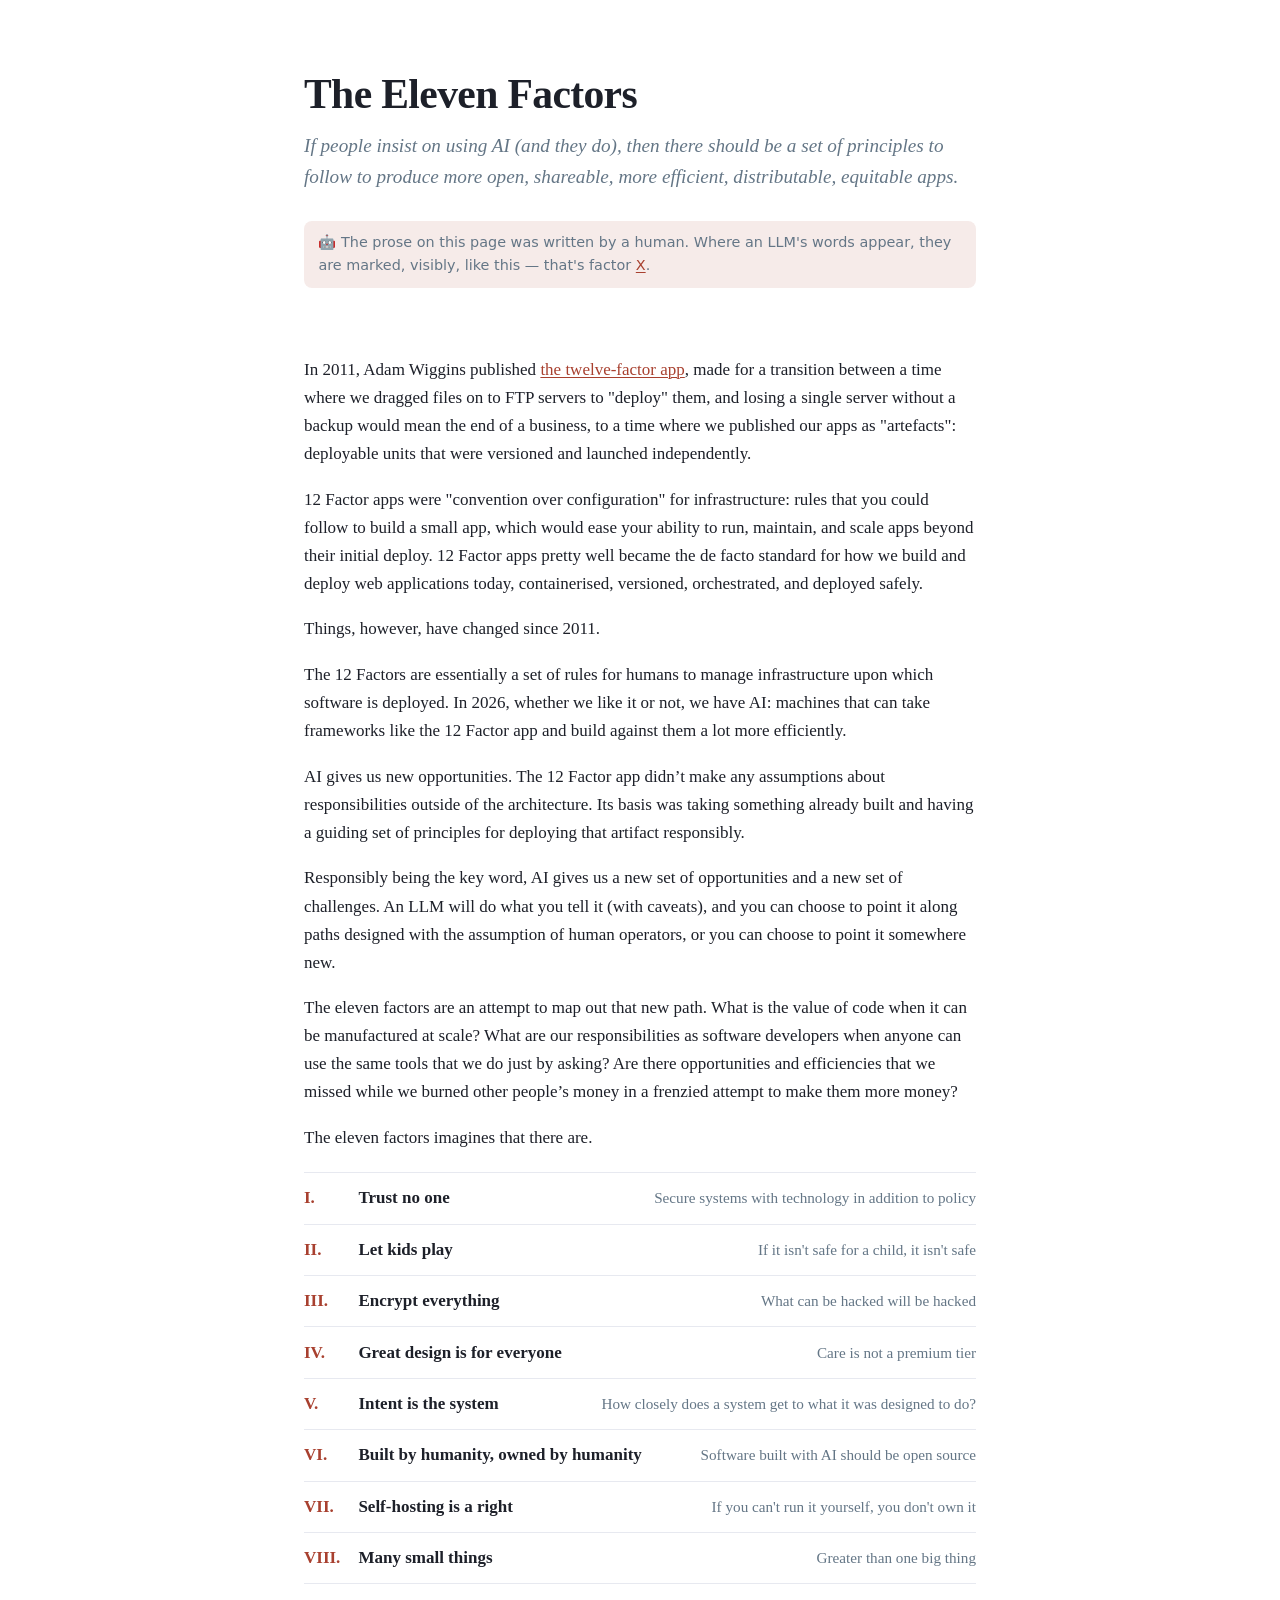
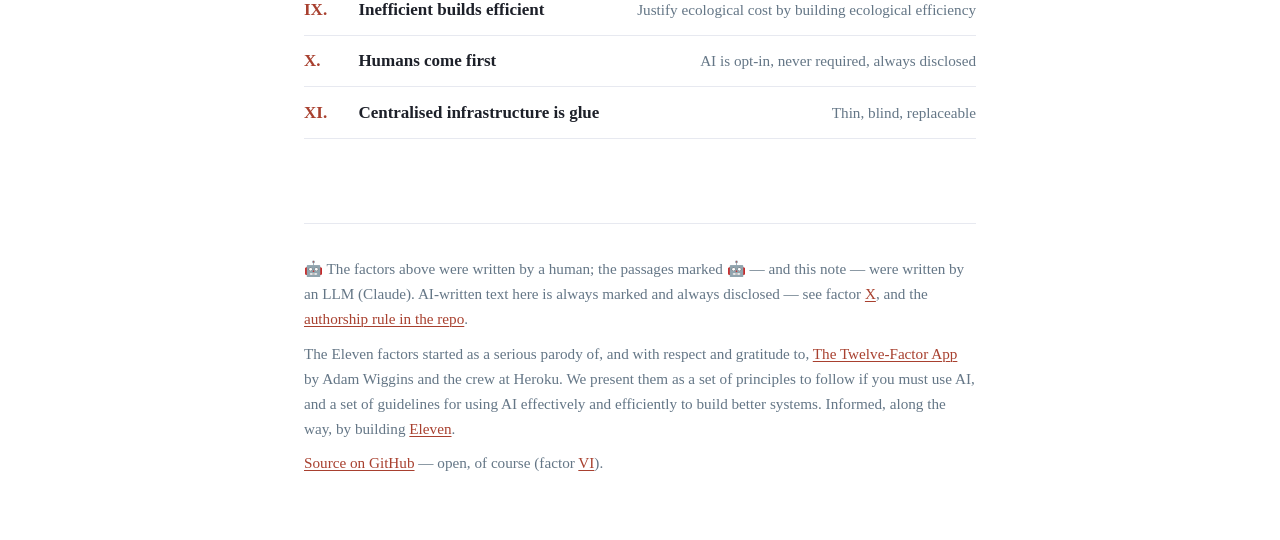
<file: index.html>
<!doctype html>
<html lang="en">
<head>
<meta charset="utf-8">
<meta name="viewport" content="width=device-width, initial-scale=1">
<title>The Eleven Factors</title>
<meta name="description" content="If people insist on using AI (and they do), then there should be a set of principles to follow to produce more open, shareable, more efficient, distributable, equitable apps. A serious parody of the Twelve-Factor App.">
<link rel="icon" href="favicon.svg" type="image/svg+xml">
<link rel="stylesheet" href="style.css">
</head>
<body>

<header>
  <h1>The Eleven Factors</h1>
  <p class="tagline">If people insist on using AI (and they do), then there should be a set of principles to follow to produce more open, shareable, more efficient, distributable, equitable apps.</p>
  <p class="robot-note">🤖 The prose on this page was written by a human. Where an LLM's words appear, they are marked, visibly, like this — that's factor <a href="x/">X</a>.</p>
</header>

<!-- 👨 The prose below was written by a human; only passages carrying a visible 🤖 are LLM-written. -->
<main>

<section id="intro">
  <p>In 2011, Adam Wiggins published <a href="https://12factor.net">the twelve-factor app</a>, made for a transition between a time where we dragged files on to FTP servers to "deploy" them, and losing a single server without a backup would mean the end of a business, to a time where we published our apps as "artefacts": deployable units that were versioned and launched independently.</p>
  <p>12 Factor apps were "convention over configuration" for infrastructure: rules that you could follow to build a small app, which would ease your ability to run, maintain, and scale apps beyond their initial deploy. 12 Factor apps pretty well became the de facto standard for how we build and deploy web applications today, containerised, versioned, orchestrated, and deployed safely.</p>
  <p>Things, however, have changed since 2011.</p>
  <p>The 12 Factors are essentially a set of rules for humans to manage infrastructure upon which software is deployed. In 2026, whether we like it or not, we have AI: machines that can take frameworks like the 12 Factor app and build against them a lot more efficiently.</p>
  <p>AI gives us new opportunities. The 12 Factor app didn’t make any assumptions about responsibilities outside of the architecture. Its basis was taking something already built and having a guiding set of principles for deploying that artifact responsibly.</p>
  <p>Responsibly being the key word, AI gives us a new set of opportunities and a new set of challenges. An LLM will do what you tell it (with caveats), and you can choose to point it along paths designed with the assumption of human operators, or you can choose to point it somewhere new.</p>
  <p>The eleven factors are an attempt to map out that new path. What is the value of code when it can be manufactured at scale? What are our responsibilities as software developers when anyone can use the same tools that we do just by asking? Are there opportunities and efficiencies that we missed while we burned other people’s money in a frenzied attempt to make them more money?</p>
  <p>The eleven factors imagines that there are.</p>

  <ol class="toc" id="contents">
    <li id="i"><a href="i/"><span class="n">I.</span> <span class="t">Trust no one</span> <span class="s">Secure systems with technology in addition to policy</span></a></li>
    <li id="ii"><a href="ii/"><span class="n">II.</span> <span class="t">Let kids play</span> <span class="s">If it isn't safe for a child, it isn't safe</span></a></li>
    <li id="iii"><a href="iii/"><span class="n">III.</span> <span class="t">Encrypt everything</span> <span class="s">What can be hacked will be hacked</span></a></li>
    <li id="iv"><a href="iv/"><span class="n">IV.</span> <span class="t">Great design is for everyone</span> <span class="s">Care is not a premium tier</span></a></li>
    <li id="v"><a href="v/"><span class="n">V.</span> <span class="t">Intent is the system</span> <span class="s">How closely does a system get to what it was designed to do?</span></a></li>
    <li id="vi"><a href="vi/"><span class="n">VI.</span> <span class="t">Built by humanity, owned by humanity</span> <span class="s">Software built with AI should be open source</span></a></li>
    <li id="vii"><a href="vii/"><span class="n">VII.</span> <span class="t">Self-hosting is a right</span> <span class="s">If you can't run it yourself, you don't own it</span></a></li>
    <li id="viii"><a href="viii/"><span class="n">VIII.</span> <span class="t">Many small things</span> <span class="s">Greater than one big thing</span></a></li>
    <li id="ix"><a href="ix/"><span class="n">IX.</span> <span class="t">Inefficient builds efficient</span> <span class="s">Justify ecological cost by building ecological efficiency</span></a></li>
    <li id="x"><a href="x/"><span class="n">X.</span> <span class="t">Humans come first</span> <span class="s">AI is opt-in, never required, always disclosed</span></a></li>
    <li id="xi"><a href="xi/"><span class="n">XI.</span> <span class="t">Centralised infrastructure is glue</span> <span class="s">Thin, blind, replaceable</span></a></li>
  </ol>
</section>











</main>

<footer>
  <p>🤖 The factors above were written by a human; the passages marked 🤖 — and this note — were written by an LLM (Claude). AI-written text here is always marked and always disclosed — see factor <a href="x/">X</a>, and the <a href="https://github.com/elevenmessenger/11factor">authorship rule in the repo</a>.</p>
  <p>The Eleven factors started as a serious parody of, and with respect and gratitude to, <a href="https://12factor.net">The Twelve-Factor App</a> by Adam Wiggins and the crew at Heroku. We present them as a set of principles to follow if you must use AI, and a set of guidelines for using AI effectively and efficiently to build better systems. Informed, along the way, by building <a href="https://elevenmessenger.com">Eleven</a>.</p>
  <p><a href="https://github.com/elevenmessenger/11factor">Source on GitHub</a> — open, of course (factor <a href="vi/">VI</a>).</p>
</footer>

</body>
</html>
</file>
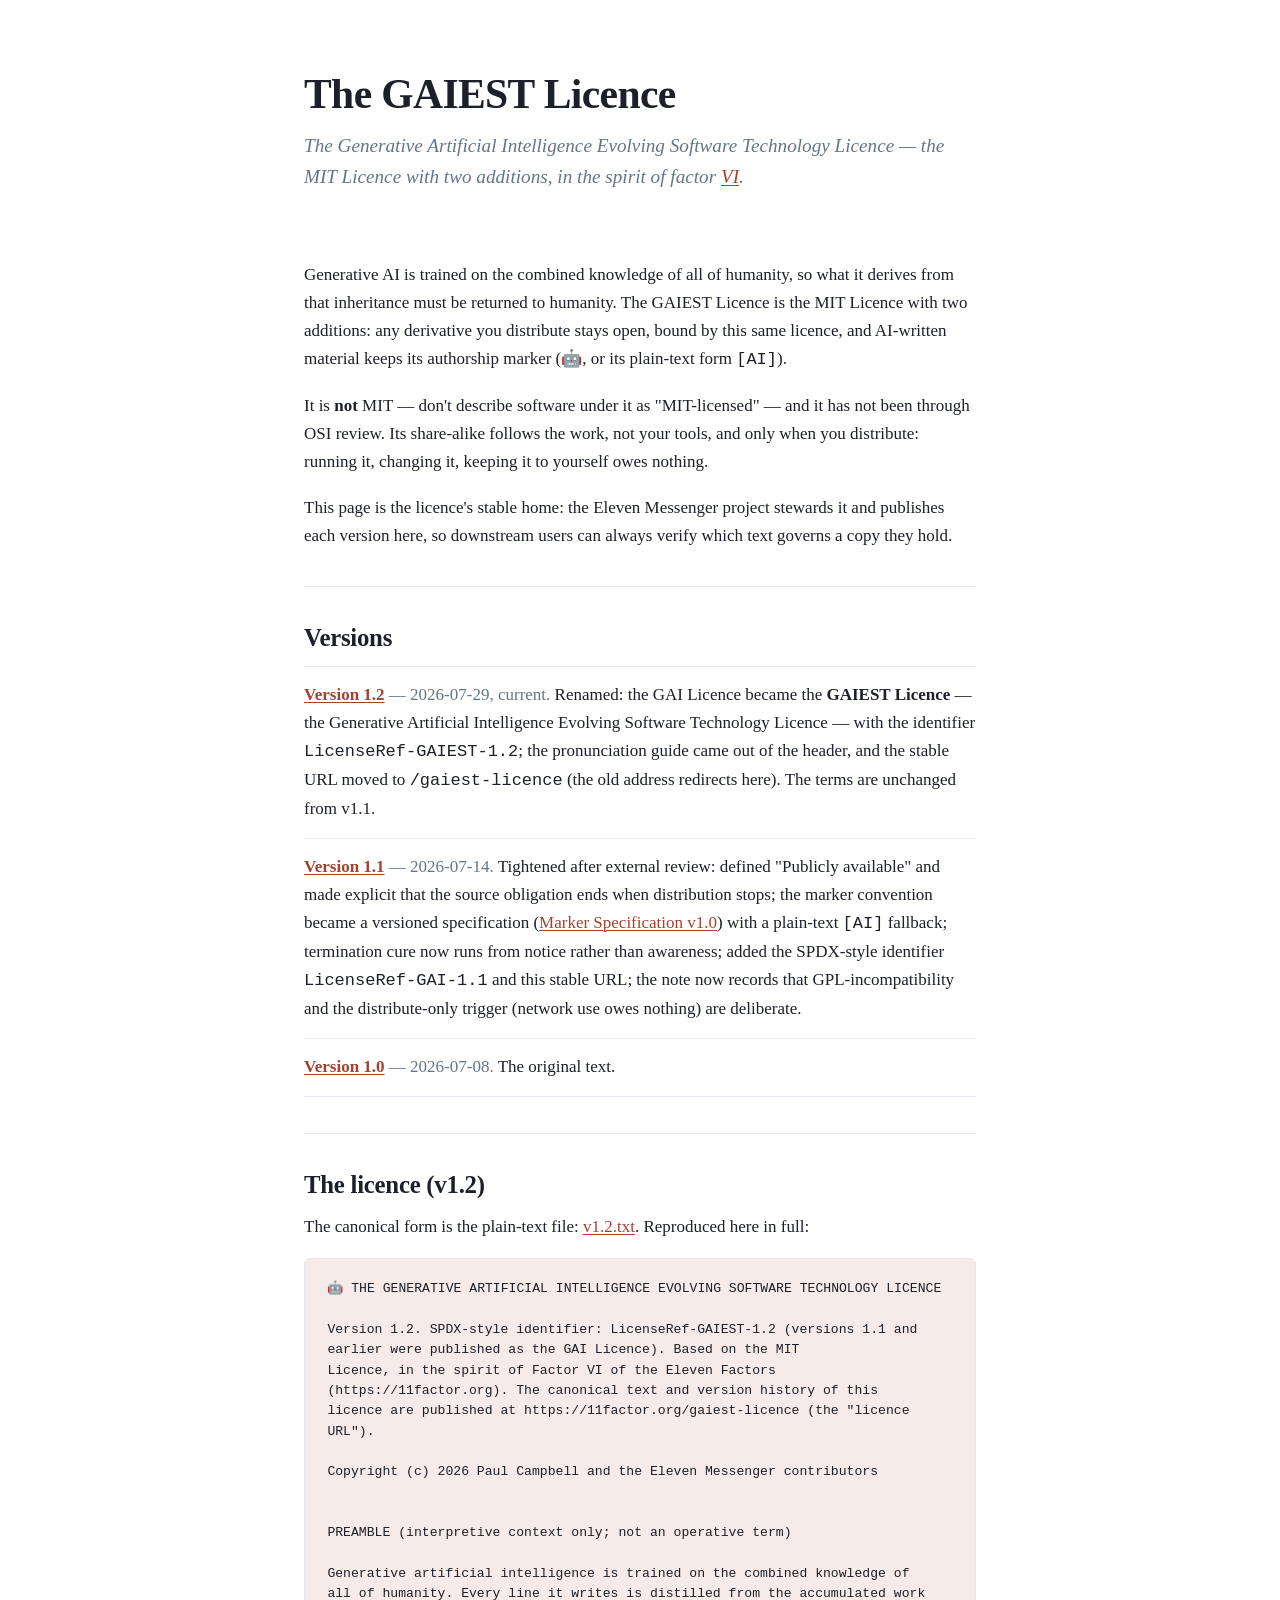
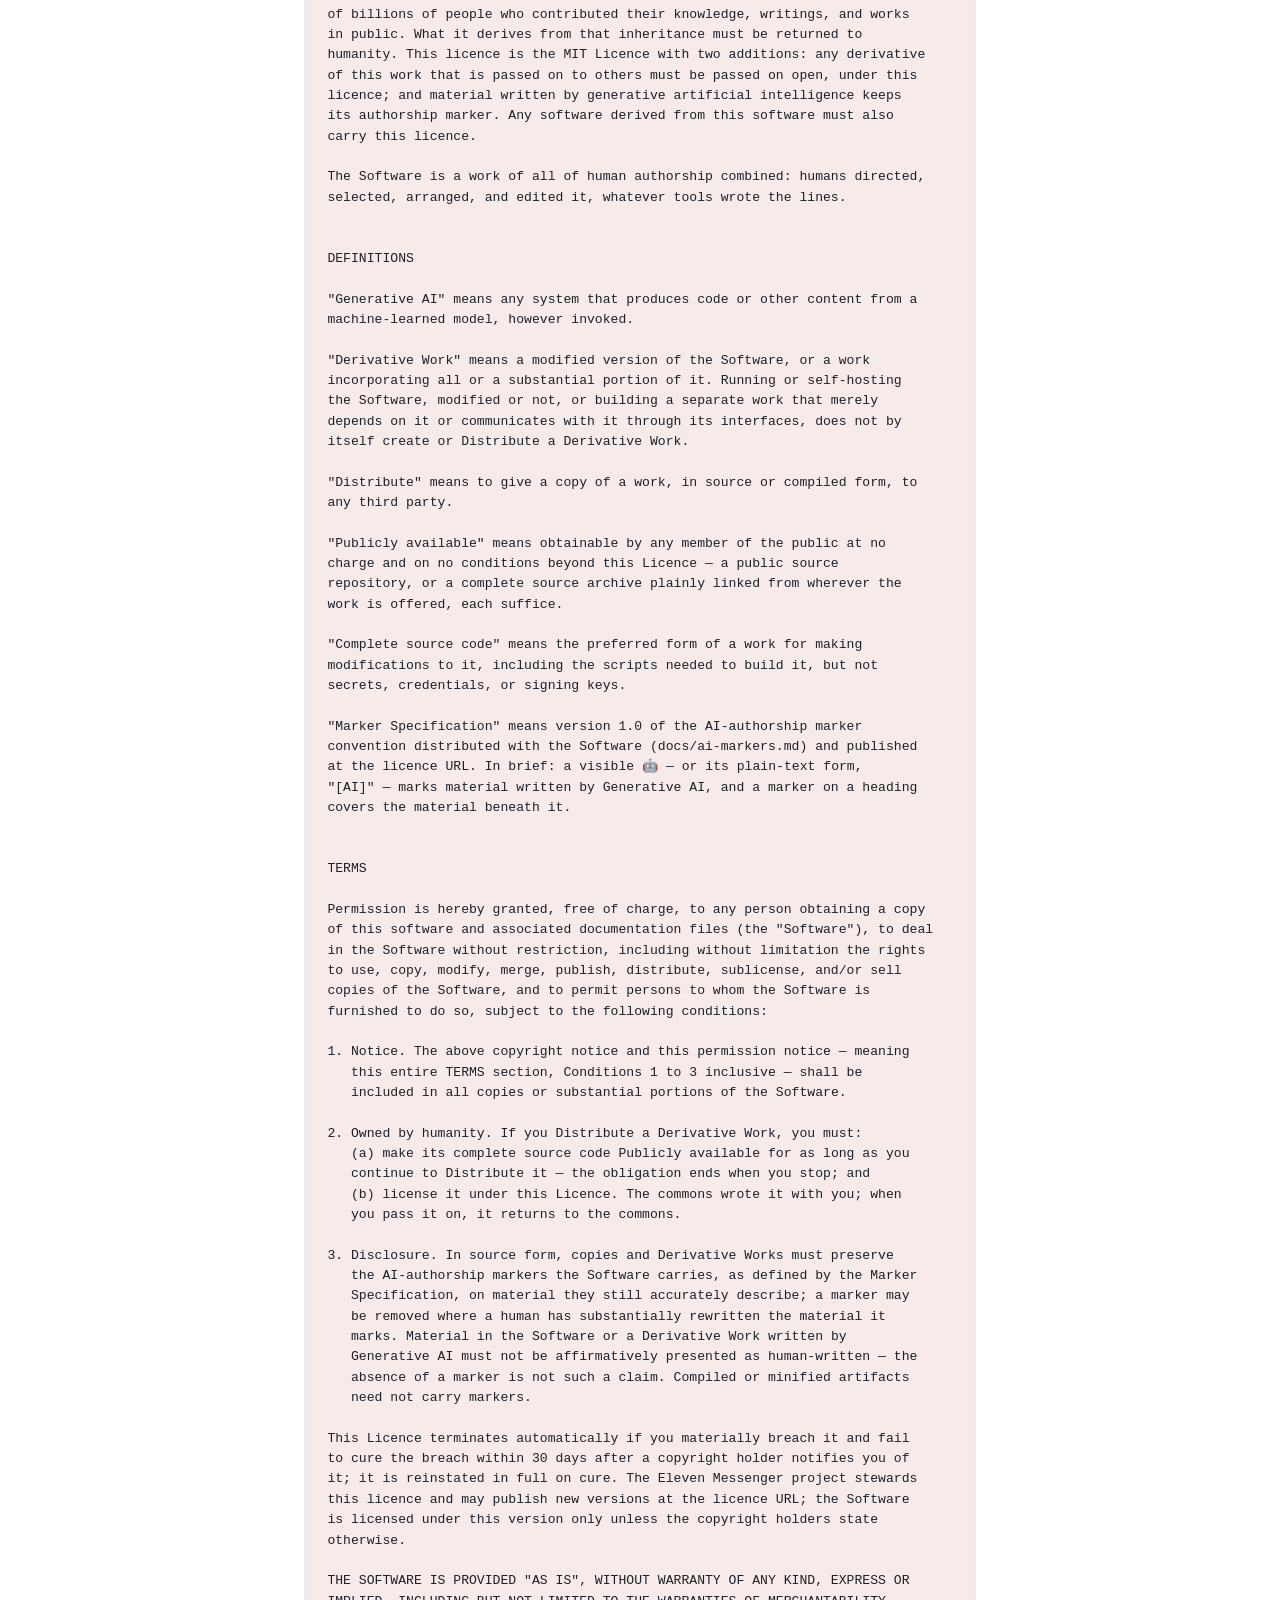
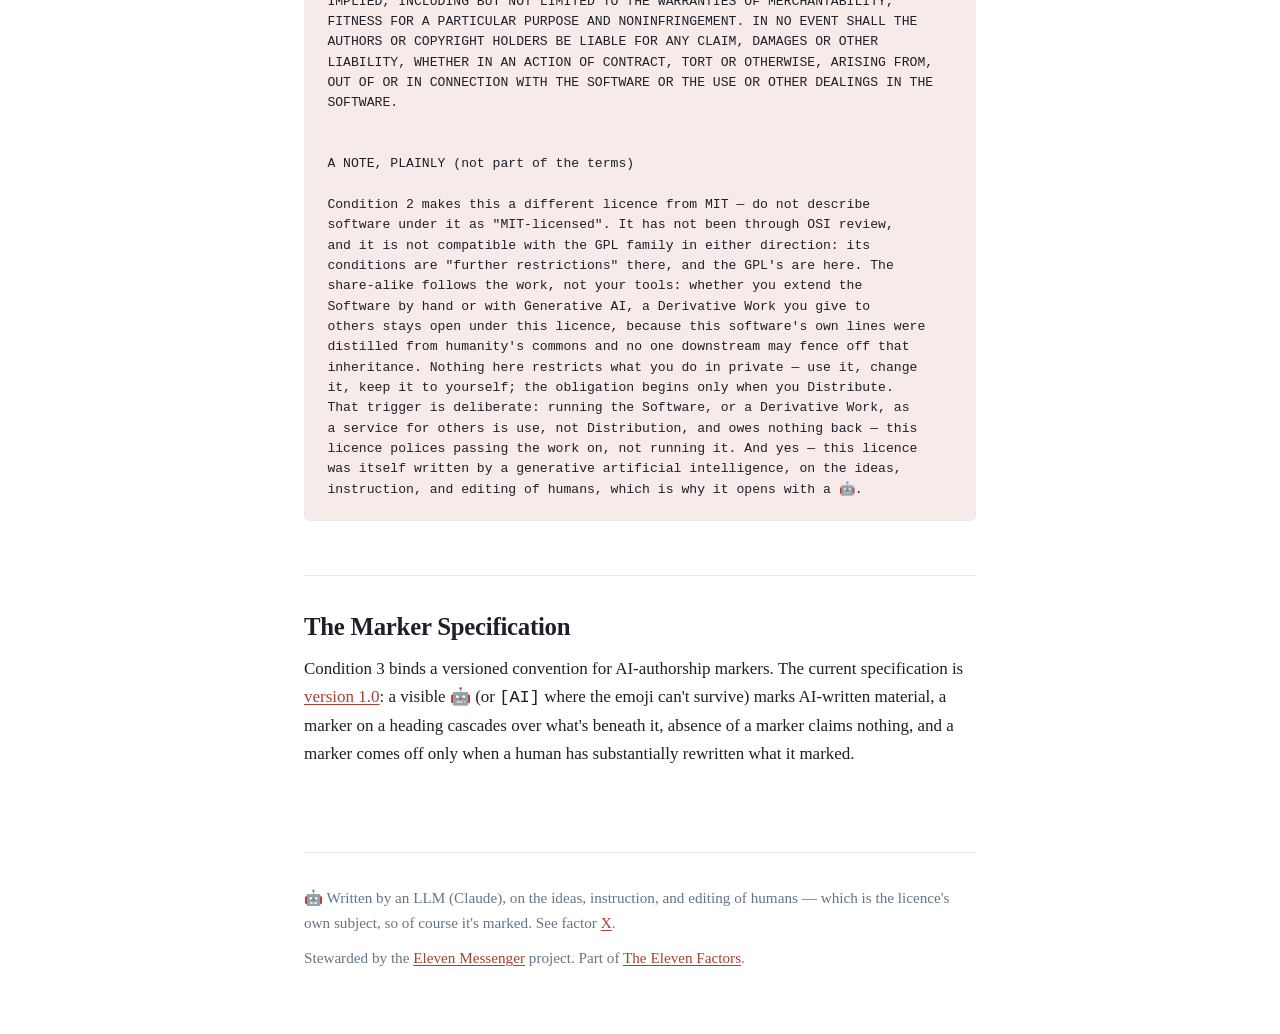
<file: gai-licence/index.html>
<!doctype html>
<html lang="en">
<head>
<meta charset="utf-8">
<meta http-equiv="refresh" content="0; url=/gaiest-licence/">
<link rel="canonical" href="https://11factor.org/gaiest-licence/">
<title>The GAIEST Licence</title>
</head>
<body>
<!-- 🤖 The GAI Licence was renamed: it is now the GAIEST Licence. This stub
     keeps links in already-shipped copies of v1.0/v1.1 working; the frozen
     version texts also remain beside it at their original URLs. -->
<p>The GAI Licence is now the GAIEST Licence: <a href="/gaiest-licence/">11factor.org/gaiest-licence</a>.</p>
</body>
</html>
</file>
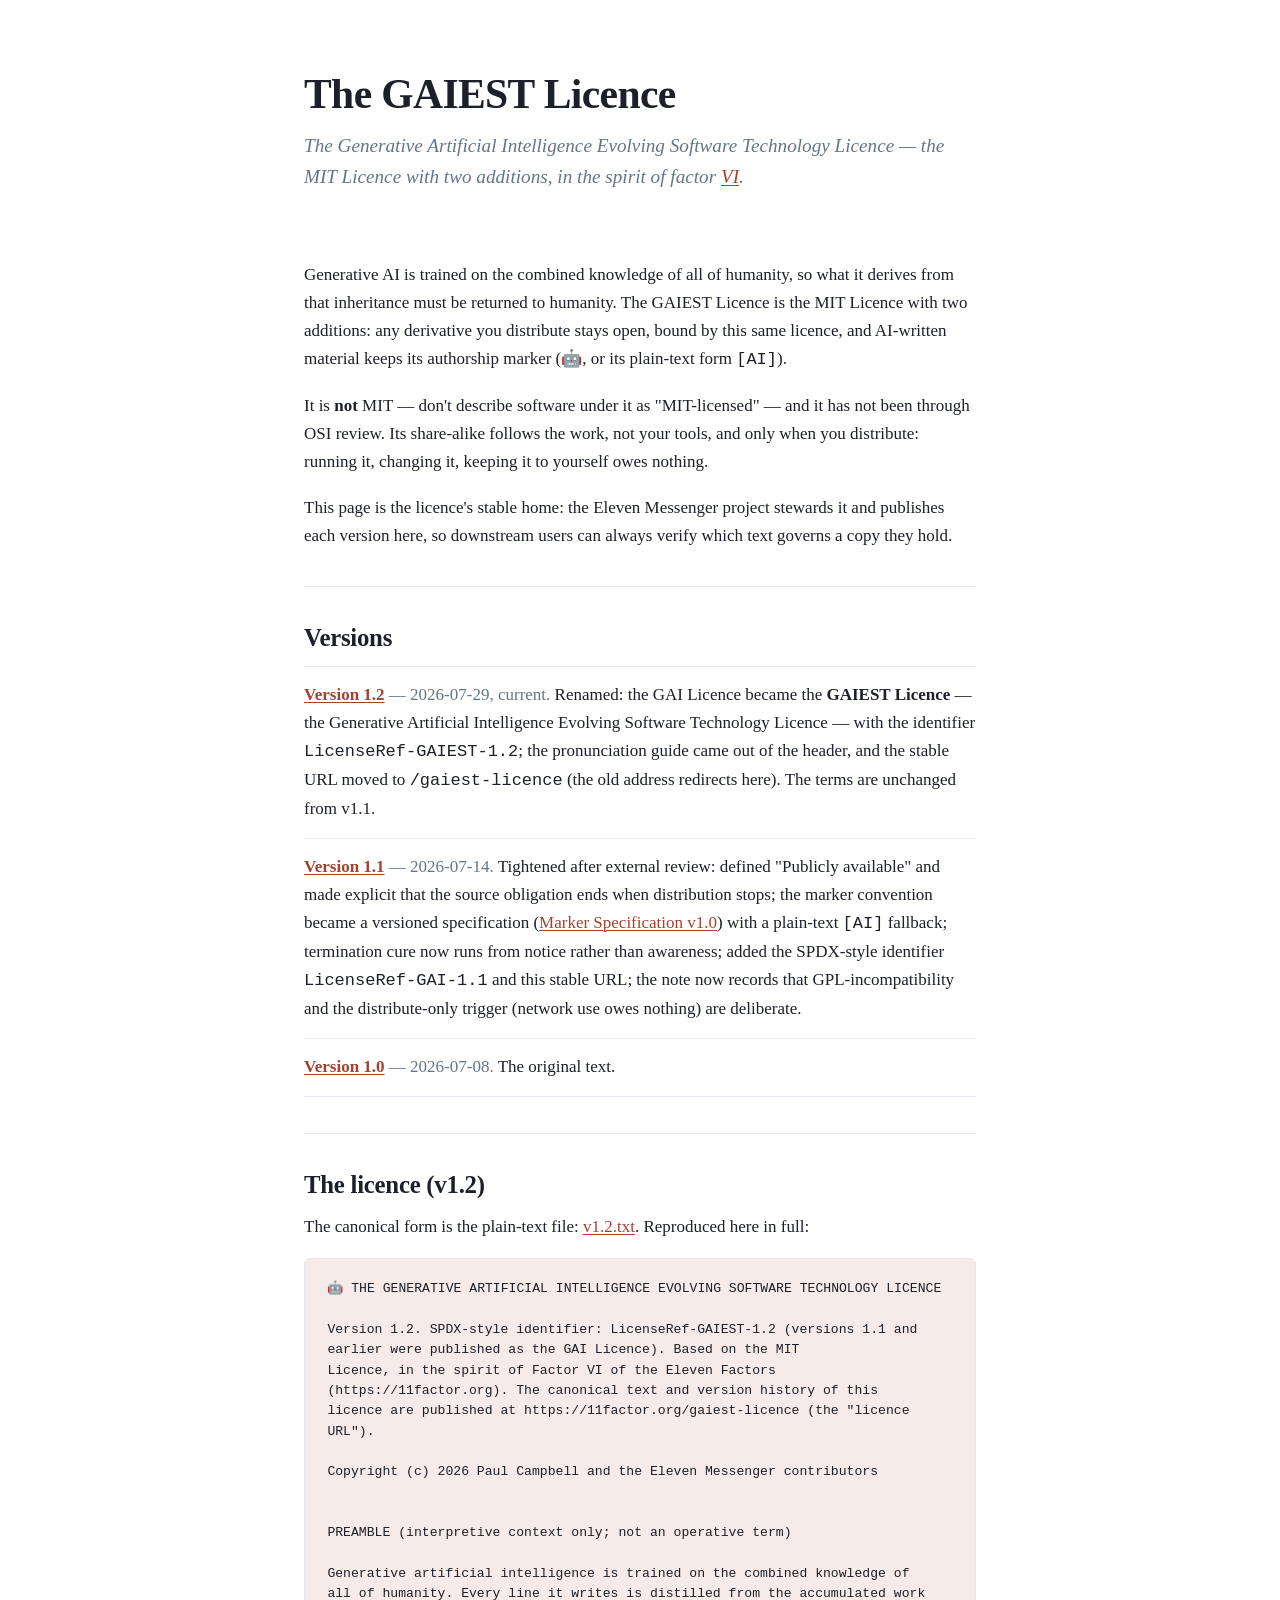
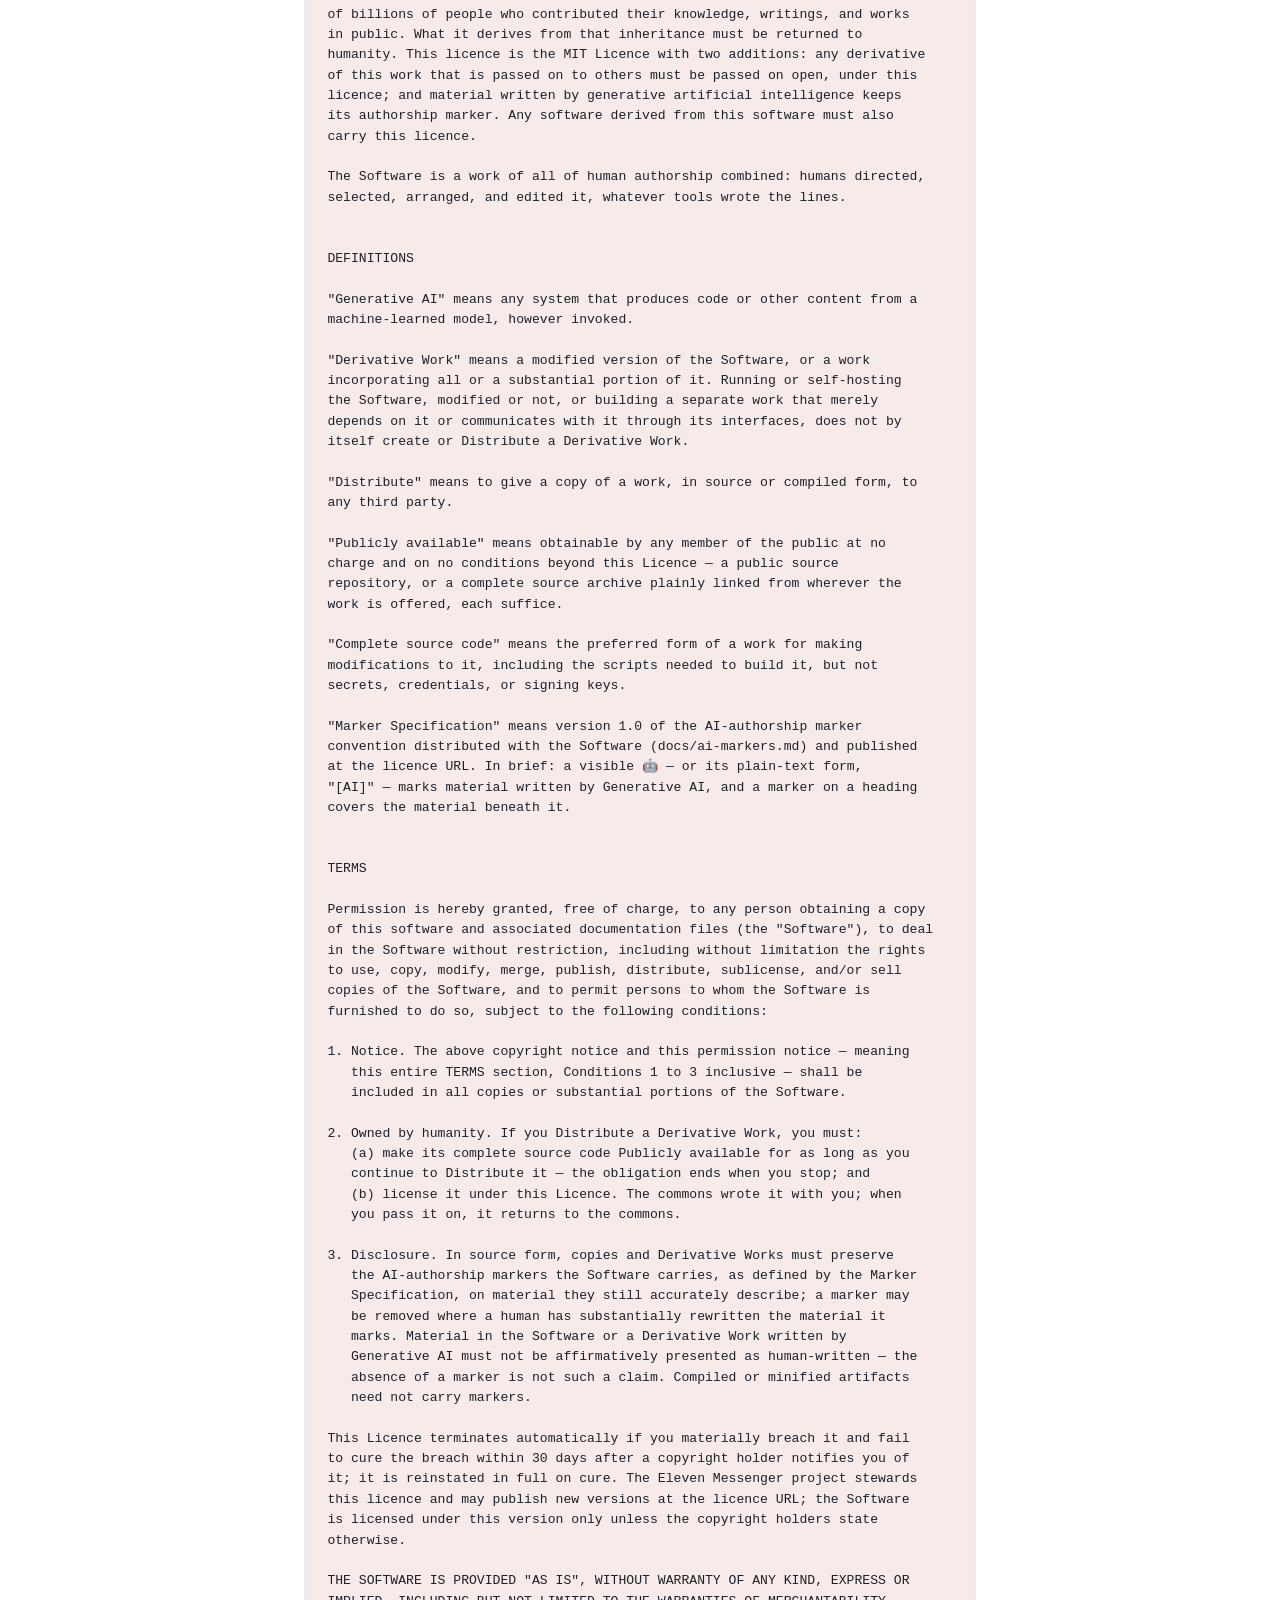
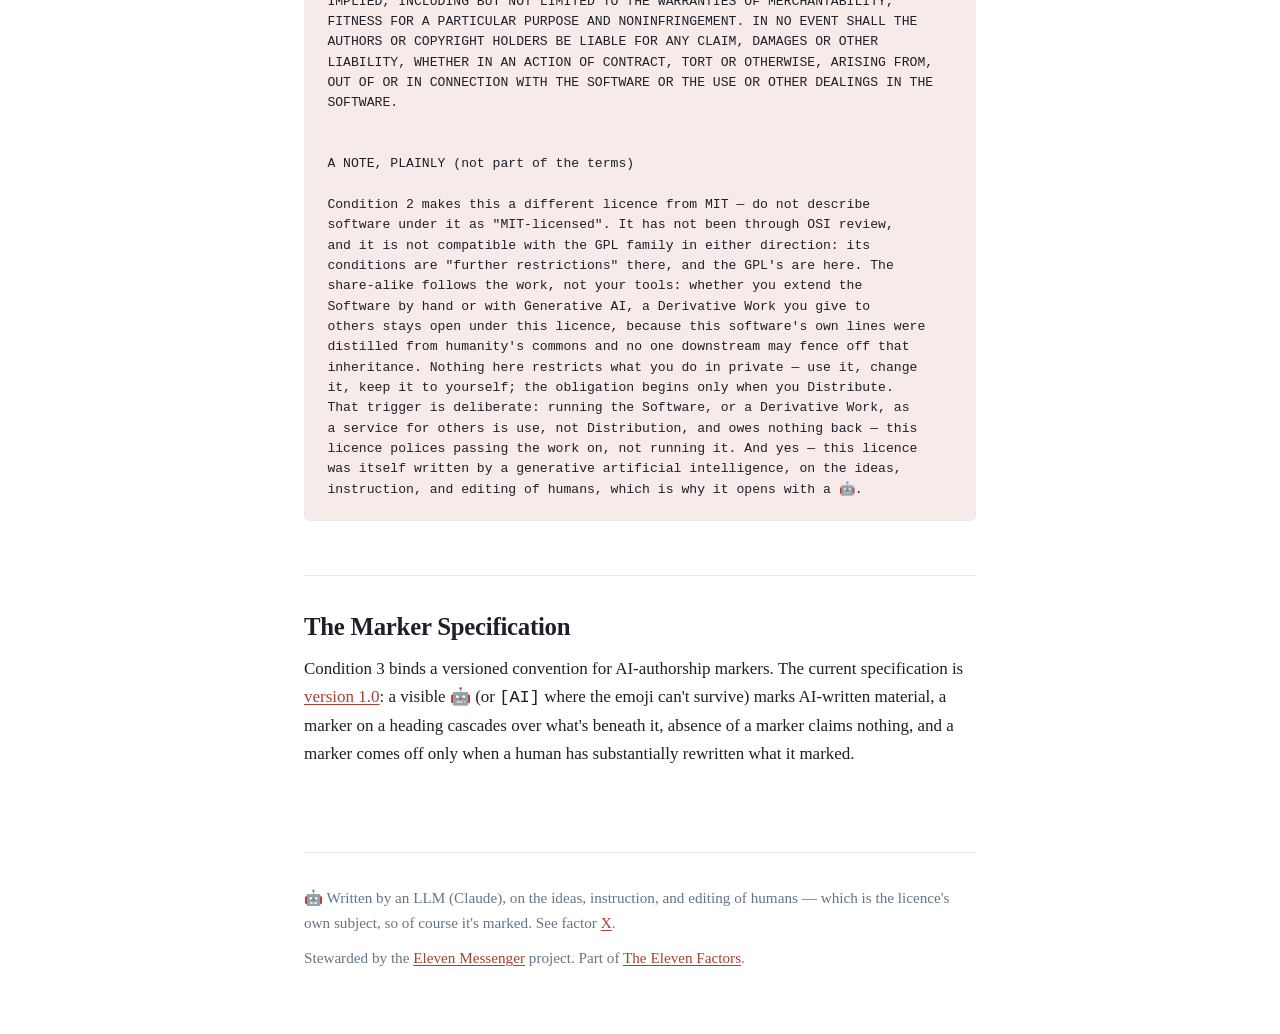
<file: gaiest-licence/index.html>
<!doctype html>
<html lang="en">
<head>
<meta charset="utf-8">
<meta name="viewport" content="width=device-width, initial-scale=1">
<title>The GAIEST Licence</title>
<meta name="description" content="🤖 The Generative Artificial Intelligence Evolving Software Technology Licence — the MIT Licence with two additions, in the spirit of Factor VI of the Eleven Factors. Canonical text and version history.">
<link rel="icon" href="../favicon.svg" type="image/svg+xml">
<style>
  :root {
    --bg: #ffffff;
    --ink: #1d2029;
    --muted: #647686;
    --accent: #a8402f;
    --accent-soft: rgba(168, 64, 47, 0.1);
    --rule: #e7e9f0;
    --max: 42rem;
  }
  @media (prefers-color-scheme: dark) {
    :root {
      --bg: #14151c;
      --ink: #eef0f6;
      --muted: #93a8ba;
      --accent: #e08a6d;
      --accent-soft: rgba(224, 138, 109, 0.13);
      --rule: #2a2e38;
    }
  }
  * { margin: 0; padding: 0; box-sizing: border-box; }
  body {
    background: var(--bg);
    color: var(--ink);
    font: 400 1.0625rem/1.65 Charter, Georgia, "Times New Roman", serif;
    -webkit-font-smoothing: antialiased;
    padding: 0 1.25rem;
  }
  header, main, footer { max-width: var(--max); margin: 0 auto; }
  header { padding: 4.5rem 0 1rem; }
  h1 {
    font-size: 2.6rem; line-height: 1.1; letter-spacing: -0.015em;
    margin: 0 0 0.75rem; font-weight: 700;
  }
  .tagline { font-size: 1.2rem; color: var(--muted); font-style: italic; }
  main { padding: 1rem 0 3rem; }
  section { padding: 2.25rem 0; }
  section + section { border-top: 1px solid var(--rule); }
  h2 {
    font-size: 1.55rem; line-height: 1.25; font-weight: 700;
    letter-spacing: -0.01em; margin-bottom: 0.75rem;
  }
  p { margin: 0 0 1.1rem; }
  p:last-child { margin-bottom: 0; }
  a { color: var(--accent); text-decoration-thickness: 1px; text-underline-offset: 2px; }
  strong { font-weight: 700; }
  ul.versions { list-style: none; margin: 0; }
  ul.versions li {
    border-top: 1px solid var(--rule);
    padding: 0.9rem 0;
  }
  ul.versions li:last-child { border-bottom: 1px solid var(--rule); }
  ul.versions .v { font-weight: 700; }
  ul.versions .d { color: var(--muted); font-variant-numeric: lining-nums; }
  pre.licence {
    font: 0.82rem/1.55 ui-monospace, "SF Mono", Menlo, Consolas, monospace;
    white-space: pre-wrap;
    overflow-wrap: break-word;
    background: var(--accent-soft);
    border: 1px solid var(--rule);
    border-radius: 6px;
    padding: 1.25rem 1.4rem;
    margin: 1.1rem 0;
  }
  footer {
    border-top: 1px solid var(--rule);
    padding: 2rem 0 4rem;
    color: var(--muted); font-size: 0.95rem;
  }
  footer p { margin-bottom: 0.6rem; }
</style>
</head>
<body>

<header>
  <h1>The GAIEST Licence</h1>
  <p class="tagline">The Generative Artificial Intelligence Evolving Software Technology Licence — the MIT Licence with two additions, in the spirit of factor <a href="../vi/">VI</a>.</p>
</header>

<main>

<section id="about">
  <p>Generative AI is trained on the combined knowledge of all of humanity, so what it derives from that inheritance must be returned to humanity. The GAIEST Licence is the MIT Licence with two additions: any derivative you distribute stays open, bound by this same licence, and AI-written material keeps its authorship marker (🤖, or its plain-text form <code>[AI]</code>).</p>
  <p>It is <strong>not</strong> MIT — don't describe software under it as "MIT-licensed" — and it has not been through OSI review. Its share-alike follows the work, not your tools, and only when you distribute: running it, changing it, keeping it to yourself owes nothing.</p>
  <p>This page is the licence's stable home: the Eleven Messenger project stewards it and publishes each version here, so downstream users can always verify which text governs a copy they hold.</p>
</section>

<section id="versions">
  <h2>Versions</h2>
  <ul class="versions">
    <li><span class="v"><a href="v1.2.txt">Version 1.2</a></span> <span class="d">— 2026-07-29, current.</span> Renamed: the GAI Licence became the <strong>GAIEST Licence</strong> — the Generative Artificial Intelligence Evolving Software Technology Licence — with the identifier <code>LicenseRef-GAIEST-1.2</code>; the pronunciation guide came out of the header, and the stable URL moved to <code>/gaiest-licence</code> (the old address redirects here). The terms are unchanged from v1.1.</li>
    <li><span class="v"><a href="v1.1.txt">Version 1.1</a></span> <span class="d">— 2026-07-14.</span> Tightened after external review: defined "Publicly available" and made explicit that the source obligation ends when distribution stops; the marker convention became a versioned specification (<a href="ai-markers-v1.0.md">Marker Specification v1.0</a>) with a plain-text <code>[AI]</code> fallback; termination cure now runs from notice rather than awareness; added the SPDX-style identifier <code>LicenseRef-GAI-1.1</code> and this stable URL; the note now records that GPL-incompatibility and the distribute-only trigger (network use owes nothing) are deliberate.</li>
    <li><span class="v"><a href="v1.0.txt">Version 1.0</a></span> <span class="d">— 2026-07-08.</span> The original text.</li>
  </ul>
</section>

<section id="text">
  <h2>The licence (v1.2)</h2>
  <p>The canonical form is the plain-text file: <a href="v1.2.txt">v1.2.txt</a>. Reproduced here in full:</p>
  <pre class="licence">🤖 THE GENERATIVE ARTIFICIAL INTELLIGENCE EVOLVING SOFTWARE TECHNOLOGY LICENCE

Version 1.2. SPDX-style identifier: LicenseRef-GAIEST-1.2 (versions 1.1 and
earlier were published as the GAI Licence). Based on the MIT
Licence, in the spirit of Factor VI of the Eleven Factors
(https://11factor.org). The canonical text and version history of this
licence are published at https://11factor.org/gaiest-licence (the "licence
URL").

Copyright (c) 2026 Paul Campbell and the Eleven Messenger contributors


PREAMBLE (interpretive context only; not an operative term)

Generative artificial intelligence is trained on the combined knowledge of
all of humanity. Every line it writes is distilled from the accumulated work
of billions of people who contributed their knowledge, writings, and works
in public. What it derives from that inheritance must be returned to
humanity. This licence is the MIT Licence with two additions: any derivative
of this work that is passed on to others must be passed on open, under this
licence; and material written by generative artificial intelligence keeps
its authorship marker. Any software derived from this software must also
carry this licence.

The Software is a work of all of human authorship combined: humans directed,
selected, arranged, and edited it, whatever tools wrote the lines.


DEFINITIONS

"Generative AI" means any system that produces code or other content from a
machine-learned model, however invoked.

"Derivative Work" means a modified version of the Software, or a work
incorporating all or a substantial portion of it. Running or self-hosting
the Software, modified or not, or building a separate work that merely
depends on it or communicates with it through its interfaces, does not by
itself create or Distribute a Derivative Work.

"Distribute" means to give a copy of a work, in source or compiled form, to
any third party.

"Publicly available" means obtainable by any member of the public at no
charge and on no conditions beyond this Licence — a public source
repository, or a complete source archive plainly linked from wherever the
work is offered, each suffice.

"Complete source code" means the preferred form of a work for making
modifications to it, including the scripts needed to build it, but not
secrets, credentials, or signing keys.

"Marker Specification" means version 1.0 of the AI-authorship marker
convention distributed with the Software (docs/ai-markers.md) and published
at the licence URL. In brief: a visible 🤖 — or its plain-text form,
"[AI]" — marks material written by Generative AI, and a marker on a heading
covers the material beneath it.


TERMS

Permission is hereby granted, free of charge, to any person obtaining a copy
of this software and associated documentation files (the "Software"), to deal
in the Software without restriction, including without limitation the rights
to use, copy, modify, merge, publish, distribute, sublicense, and/or sell
copies of the Software, and to permit persons to whom the Software is
furnished to do so, subject to the following conditions:

1. Notice. The above copyright notice and this permission notice — meaning
   this entire TERMS section, Conditions 1 to 3 inclusive — shall be
   included in all copies or substantial portions of the Software.

2. Owned by humanity. If you Distribute a Derivative Work, you must:
   (a) make its complete source code Publicly available for as long as you
   continue to Distribute it — the obligation ends when you stop; and
   (b) license it under this Licence. The commons wrote it with you; when
   you pass it on, it returns to the commons.

3. Disclosure. In source form, copies and Derivative Works must preserve
   the AI-authorship markers the Software carries, as defined by the Marker
   Specification, on material they still accurately describe; a marker may
   be removed where a human has substantially rewritten the material it
   marks. Material in the Software or a Derivative Work written by
   Generative AI must not be affirmatively presented as human-written — the
   absence of a marker is not such a claim. Compiled or minified artifacts
   need not carry markers.

This Licence terminates automatically if you materially breach it and fail
to cure the breach within 30 days after a copyright holder notifies you of
it; it is reinstated in full on cure. The Eleven Messenger project stewards
this licence and may publish new versions at the licence URL; the Software
is licensed under this version only unless the copyright holders state
otherwise.

THE SOFTWARE IS PROVIDED "AS IS", WITHOUT WARRANTY OF ANY KIND, EXPRESS OR
IMPLIED, INCLUDING BUT NOT LIMITED TO THE WARRANTIES OF MERCHANTABILITY,
FITNESS FOR A PARTICULAR PURPOSE AND NONINFRINGEMENT. IN NO EVENT SHALL THE
AUTHORS OR COPYRIGHT HOLDERS BE LIABLE FOR ANY CLAIM, DAMAGES OR OTHER
LIABILITY, WHETHER IN AN ACTION OF CONTRACT, TORT OR OTHERWISE, ARISING FROM,
OUT OF OR IN CONNECTION WITH THE SOFTWARE OR THE USE OR OTHER DEALINGS IN THE
SOFTWARE.


A NOTE, PLAINLY (not part of the terms)

Condition 2 makes this a different licence from MIT — do not describe
software under it as "MIT-licensed". It has not been through OSI review,
and it is not compatible with the GPL family in either direction: its
conditions are "further restrictions" there, and the GPL's are here. The
share-alike follows the work, not your tools: whether you extend the
Software by hand or with Generative AI, a Derivative Work you give to
others stays open under this licence, because this software's own lines were
distilled from humanity's commons and no one downstream may fence off that
inheritance. Nothing here restricts what you do in private — use it, change
it, keep it to yourself; the obligation begins only when you Distribute.
That trigger is deliberate: running the Software, or a Derivative Work, as
a service for others is use, not Distribution, and owes nothing back — this
licence polices passing the work on, not running it. And yes — this licence
was itself written by a generative artificial intelligence, on the ideas,
instruction, and editing of humans, which is why it opens with a 🤖.</pre>
</section>

<section id="markers">
  <h2>The Marker Specification</h2>
  <p>Condition 3 binds a versioned convention for AI-authorship markers. The current specification is <a href="ai-markers-v1.0.md">version 1.0</a>: a visible 🤖 (or <code>[AI]</code> where the emoji can't survive) marks AI-written material, a marker on a heading cascades over what's beneath it, absence of a marker claims nothing, and a marker comes off only when a human has substantially rewritten what it marked.</p>
</section>

</main>

<footer>
  <p>🤖 Written by an LLM (Claude), on the ideas, instruction, and editing of humans — which is the licence's own subject, so of course it's marked. See factor <a href="../x/">X</a>.</p>
  <p>Stewarded by the <a href="https://elevenmessenger.com">Eleven Messenger</a> project. Part of <a href="../">The Eleven Factors</a>.</p>
</footer>

</body>
</html>
</file>
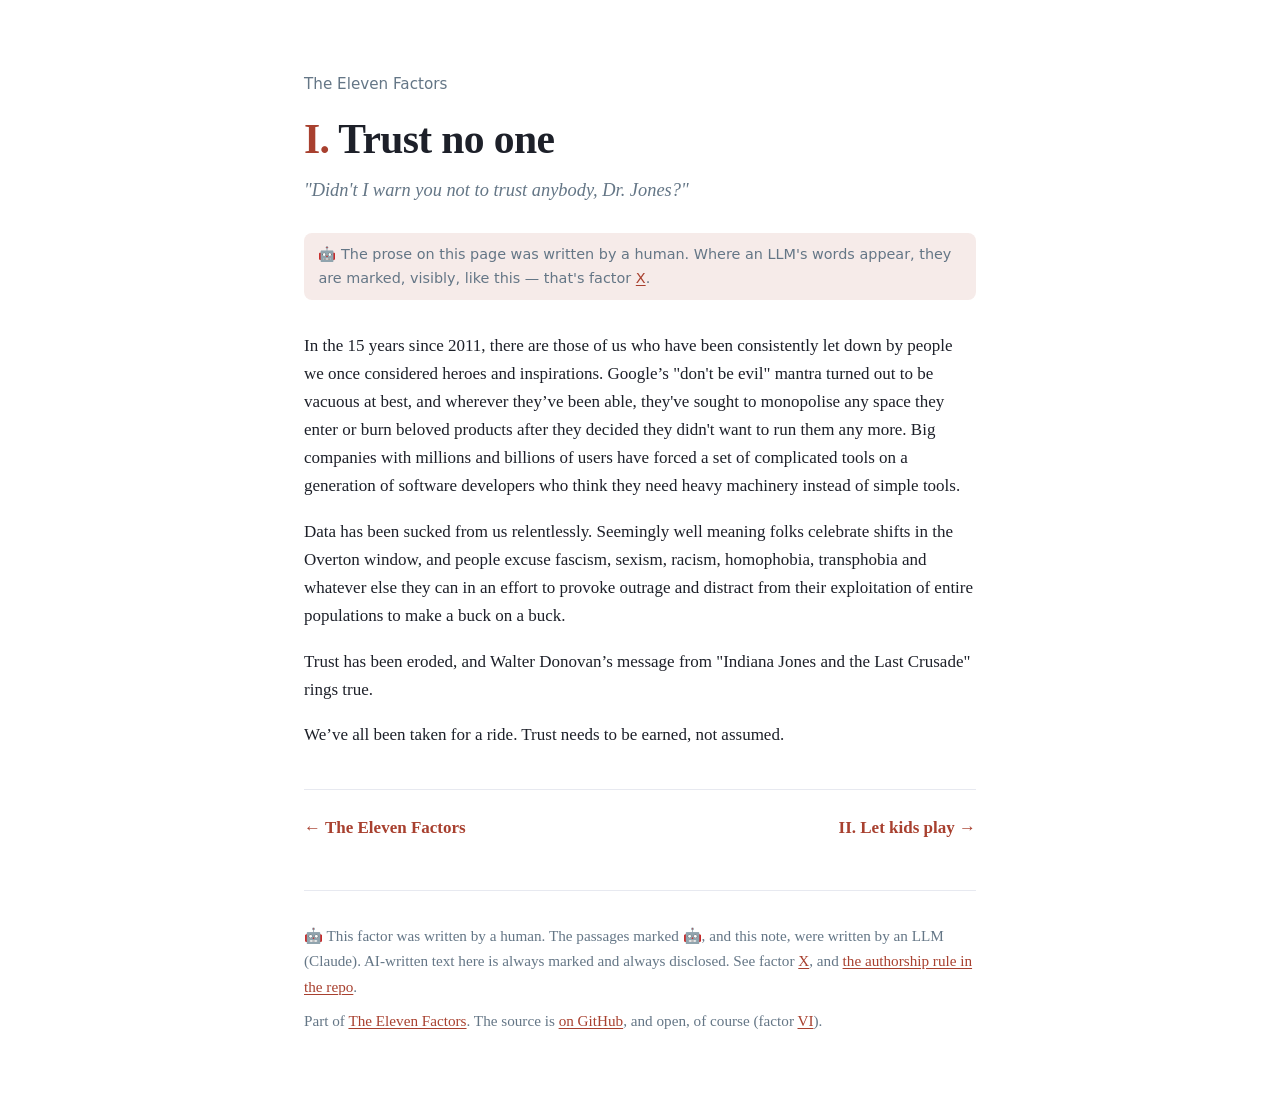
<file: i/index.html>
<!doctype html>
<html lang="en">
<head>
<meta charset="utf-8">
<meta name="viewport" content="width=device-width, initial-scale=1">
<title>I. Trust no one · The Eleven Factors</title>
<meta name="description" content="Secure systems with technology in addition to policy">
<link rel="icon" href="../favicon.svg" type="image/svg+xml">
<link rel="stylesheet" href="../style.css">
</head>
<body>

<!-- 👨 The prose below was written by a human; only passages carrying a visible 🤖 are LLM-written. -->
<header>
  <p class="back"><a href="../">The Eleven Factors</a></p>
  <h1><span class="numeral">I.</span> Trust no one</h1>
  <p class="epigraph">"Didn't I warn you not to trust anybody, Dr.&nbsp;Jones?"</p>
  <p class="robot-note">🤖 The prose on this page was written by a human. Where an LLM's words appear, they are marked, visibly, like this — that's factor <a href="../x/">X</a>.</p>
</header>

<main>
<article>
  <p>In the 15 years since 2011, there are those of us who have been consistently let down by people we once considered heroes and inspirations. Google’s "don't be evil" mantra turned out to be vacuous at best, and wherever they’ve been able, they've sought to monopolise any space they enter or burn beloved products after they decided they didn't want to run them any more. Big companies with millions and billions of users have forced a set of complicated tools on a generation of software developers who think they need heavy machinery instead of simple tools.</p>
  <p>Data has been sucked from us relentlessly. Seemingly well meaning folks celebrate shifts in the Overton window, and people excuse fascism, sexism, racism, homophobia, transphobia and whatever else they can in an effort to provoke outrage and distract from their exploitation of entire populations to make a buck on a buck.</p>
  <p>Trust has been eroded, and Walter Donovan’s message from "Indiana Jones and the Last Crusade" rings true.</p>
  <p>We’ve all been taken for a ride. Trust needs to be earned, not assumed.</p>
</article>

<nav class="pager">
  <a class="prev" rel="prev" href="../">← The Eleven Factors</a>
  <a class="next" rel="next" href="../ii/">II. Let kids play →</a>
</nav>
</main>

<footer>
  <p>🤖 This factor was written by a human. The passages marked 🤖, and this note, were written by an LLM (Claude). AI-written text here is always marked and always disclosed. See factor <a href="../x/">X</a>, and <a href="https://github.com/elevenmessenger/11factor">the authorship rule in the repo</a>.</p>
  <p>Part of <a href="../">The Eleven Factors</a>. The source is <a href="https://github.com/elevenmessenger/11factor">on GitHub</a>, and open, of course (factor <a href="../vi/">VI</a>).</p>
</footer>

</body>
</html>
</file>
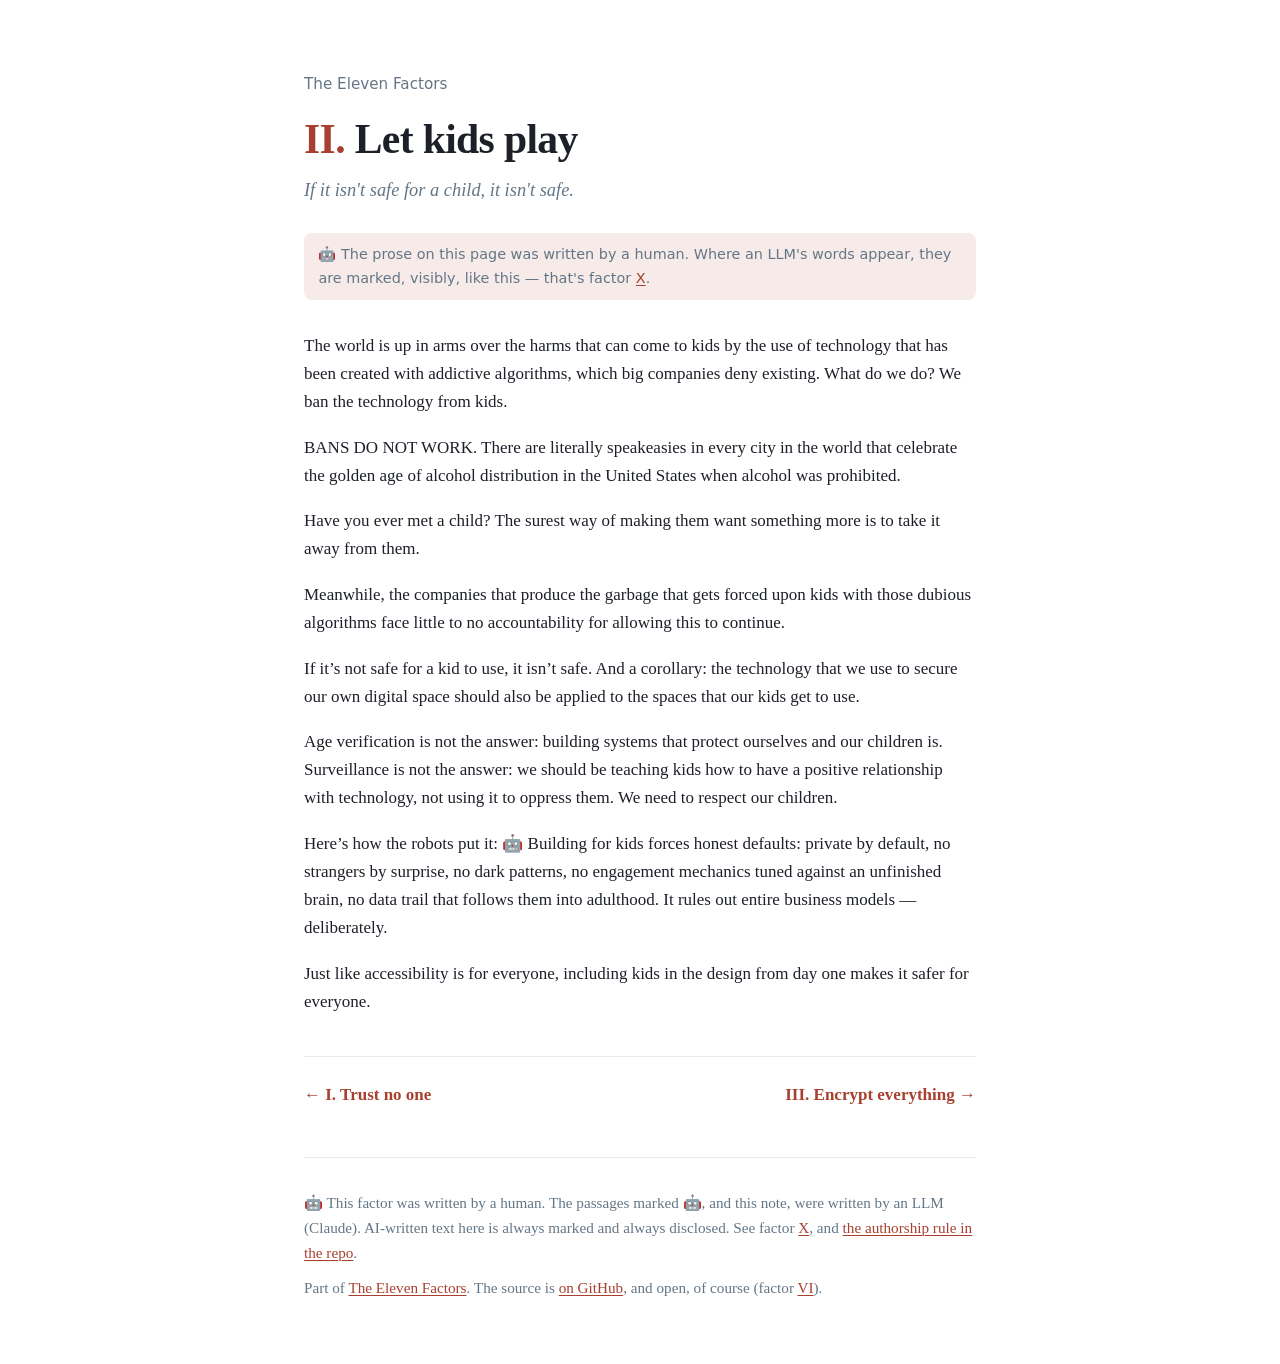
<file: ii/index.html>
<!doctype html>
<html lang="en">
<head>
<meta charset="utf-8">
<meta name="viewport" content="width=device-width, initial-scale=1">
<title>II. Let kids play · The Eleven Factors</title>
<meta name="description" content="If it isn't safe for a child, it isn't safe">
<link rel="icon" href="../favicon.svg" type="image/svg+xml">
<link rel="stylesheet" href="../style.css">
</head>
<body>

<!-- 👨 The prose below was written by a human; only passages carrying a visible 🤖 are LLM-written. -->
<header>
  <p class="back"><a href="../">The Eleven Factors</a></p>
  <h1><span class="numeral">II.</span> Let kids play</h1>
  <p class="epigraph">If it isn't safe for a child, it isn't safe.</p>
  <p class="robot-note">🤖 The prose on this page was written by a human. Where an LLM's words appear, they are marked, visibly, like this — that's factor <a href="../x/">X</a>.</p>
</header>

<main>
<article>
  <p>The world is up in arms over the harms that can come to kids by the use of technology that has been created with addictive algorithms, which big companies deny existing. What do we do? We ban the technology from kids.</p>
  <p>BANS DO NOT WORK. There are literally speakeasies in every city in the world that celebrate the golden age of alcohol distribution in the United States when alcohol was prohibited.</p>
  <p>Have you ever met a child? The surest way of making them want something more is to take it away from them.</p>
  <p>Meanwhile, the companies that produce the garbage that gets forced upon kids with those dubious algorithms face little to no accountability for allowing this to continue.</p>
  <p>If it’s not safe for a kid to use, it isn’t safe. And a corollary: the technology that we use to secure our own digital space should also be applied to the spaces that our kids get to use.</p>
  <p>Age verification is not the answer: building systems that protect ourselves and our children is. Surveillance is not the answer: we should be teaching kids how to have a positive relationship with technology, not using it to oppress them. We need to respect our children.</p>
  <p>Here’s how the robots put it: 🤖 Building for kids forces honest defaults: private by default, no strangers by surprise, no dark patterns, no engagement mechanics tuned against an unfinished brain, no data trail that follows them into adulthood. It rules out entire business models — deliberately.</p>
  <p>Just like accessibility is for everyone, including kids in the design from day one makes it safer for everyone.</p>
</article>

<nav class="pager">
  <a class="prev" rel="prev" href="../i/">← I. Trust no one</a>
  <a class="next" rel="next" href="../iii/">III. Encrypt everything →</a>
</nav>
</main>

<footer>
  <p>🤖 This factor was written by a human. The passages marked 🤖, and this note, were written by an LLM (Claude). AI-written text here is always marked and always disclosed. See factor <a href="../x/">X</a>, and <a href="https://github.com/elevenmessenger/11factor">the authorship rule in the repo</a>.</p>
  <p>Part of <a href="../">The Eleven Factors</a>. The source is <a href="https://github.com/elevenmessenger/11factor">on GitHub</a>, and open, of course (factor <a href="../vi/">VI</a>).</p>
</footer>

</body>
</html>
</file>
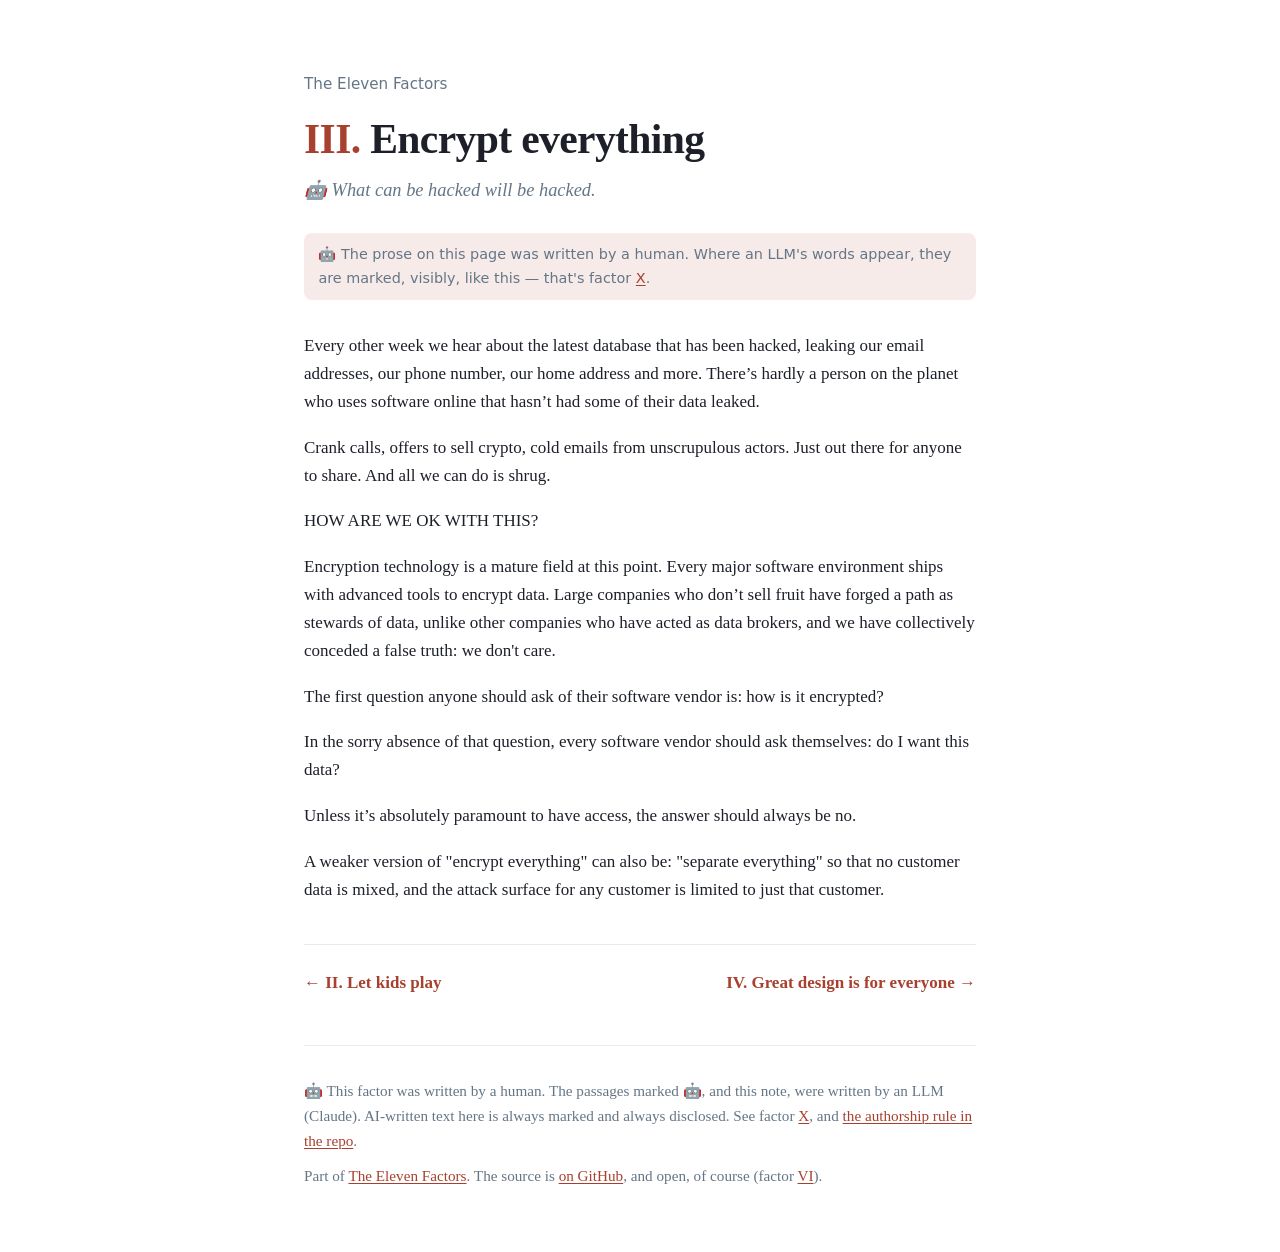
<file: iii/index.html>
<!doctype html>
<html lang="en">
<head>
<meta charset="utf-8">
<meta name="viewport" content="width=device-width, initial-scale=1">
<title>III. Encrypt everything · The Eleven Factors</title>
<meta name="description" content="What can be hacked will be hacked">
<link rel="icon" href="../favicon.svg" type="image/svg+xml">
<link rel="stylesheet" href="../style.css">
</head>
<body>

<!-- 👨 The prose below was written by a human; only passages carrying a visible 🤖 are LLM-written. -->
<header>
  <p class="back"><a href="../">The Eleven Factors</a></p>
  <h1><span class="numeral">III.</span> Encrypt everything</h1>
  <p class="epigraph">🤖 What can be hacked will be hacked.</p>
  <p class="robot-note">🤖 The prose on this page was written by a human. Where an LLM's words appear, they are marked, visibly, like this — that's factor <a href="../x/">X</a>.</p>
</header>

<main>
<article>
  <p>Every other week we hear about the latest database that has been hacked, leaking our email addresses, our phone number, our home address and more. There’s hardly a person on the planet who uses software online that hasn’t had some of their data leaked.</p>
  <p>Crank calls, offers to sell crypto, cold emails from unscrupulous actors. Just out there for anyone to share. And all we can do is shrug.</p>
  <p>HOW ARE WE OK WITH THIS?</p>
  <p>Encryption technology is a mature field at this point. Every major software environment ships with advanced tools to encrypt data. Large companies who don’t sell fruit have forged a path as stewards of data, unlike other companies who have acted as data brokers, and we have collectively conceded a false truth: we don't care.</p>
  <p>The first question anyone should ask of their software vendor is: how is it encrypted?</p>
  <p>In the sorry absence of that question, every software vendor should ask themselves: do I want this data?</p>
  <p>Unless it’s absolutely paramount to have access, the answer should always be no.</p>
  <p>A weaker version of "encrypt everything" can also be: "separate everything" so that no customer data is mixed, and the attack surface for any customer is limited to just that customer.</p>
</article>

<nav class="pager">
  <a class="prev" rel="prev" href="../ii/">← II. Let kids play</a>
  <a class="next" rel="next" href="../iv/">IV. Great design is for everyone →</a>
</nav>
</main>

<footer>
  <p>🤖 This factor was written by a human. The passages marked 🤖, and this note, were written by an LLM (Claude). AI-written text here is always marked and always disclosed. See factor <a href="../x/">X</a>, and <a href="https://github.com/elevenmessenger/11factor">the authorship rule in the repo</a>.</p>
  <p>Part of <a href="../">The Eleven Factors</a>. The source is <a href="https://github.com/elevenmessenger/11factor">on GitHub</a>, and open, of course (factor <a href="../vi/">VI</a>).</p>
</footer>

</body>
</html>
</file>
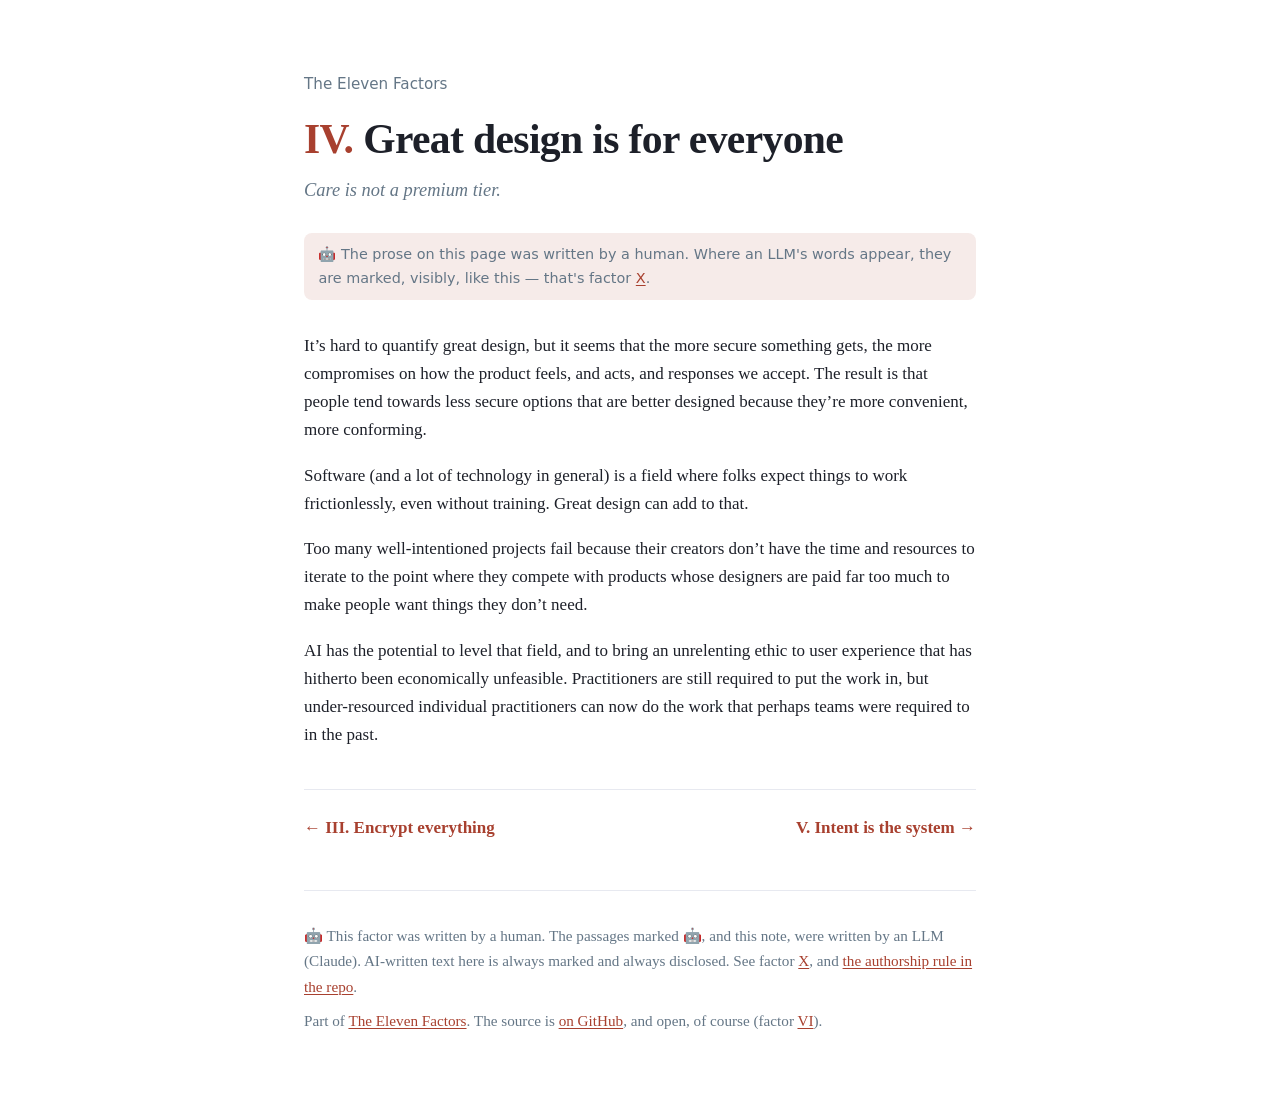
<file: iv/index.html>
<!doctype html>
<html lang="en">
<head>
<meta charset="utf-8">
<meta name="viewport" content="width=device-width, initial-scale=1">
<title>IV. Great design is for everyone · The Eleven Factors</title>
<meta name="description" content="Care is not a premium tier">
<link rel="icon" href="../favicon.svg" type="image/svg+xml">
<link rel="stylesheet" href="../style.css">
</head>
<body>

<!-- 👨 The prose below was written by a human; only passages carrying a visible 🤖 are LLM-written. -->
<header>
  <p class="back"><a href="../">The Eleven Factors</a></p>
  <h1><span class="numeral">IV.</span> Great design is for everyone</h1>
  <p class="epigraph">Care is not a premium tier.</p>
  <p class="robot-note">🤖 The prose on this page was written by a human. Where an LLM's words appear, they are marked, visibly, like this — that's factor <a href="../x/">X</a>.</p>
</header>

<main>
<article>
  <p>It’s hard to quantify great design, but it seems that the more secure something gets, the more compromises on how the product feels, and acts, and responses we accept. The result is that people tend towards less secure options that are better designed because they’re more convenient, more conforming.</p>
  <p>Software (and a lot of technology in general) is a field where folks expect things to work frictionlessly, even without training. Great design can add to that.</p>
  <p>Too many well-intentioned projects fail because their creators don’t have the time and resources to iterate to the point where they compete with products whose designers are paid far too much to make people want things they don’t need.</p>
  <p>AI has the potential to level that field, and to bring an unrelenting ethic to user experience that has hitherto been economically unfeasible. Practitioners are still required to put the work in, but under-resourced individual practitioners can now do the work that perhaps teams were required to in the past.</p>
</article>

<nav class="pager">
  <a class="prev" rel="prev" href="../iii/">← III. Encrypt everything</a>
  <a class="next" rel="next" href="../v/">V. Intent is the system →</a>
</nav>
</main>

<footer>
  <p>🤖 This factor was written by a human. The passages marked 🤖, and this note, were written by an LLM (Claude). AI-written text here is always marked and always disclosed. See factor <a href="../x/">X</a>, and <a href="https://github.com/elevenmessenger/11factor">the authorship rule in the repo</a>.</p>
  <p>Part of <a href="../">The Eleven Factors</a>. The source is <a href="https://github.com/elevenmessenger/11factor">on GitHub</a>, and open, of course (factor <a href="../vi/">VI</a>).</p>
</footer>

</body>
</html>
</file>
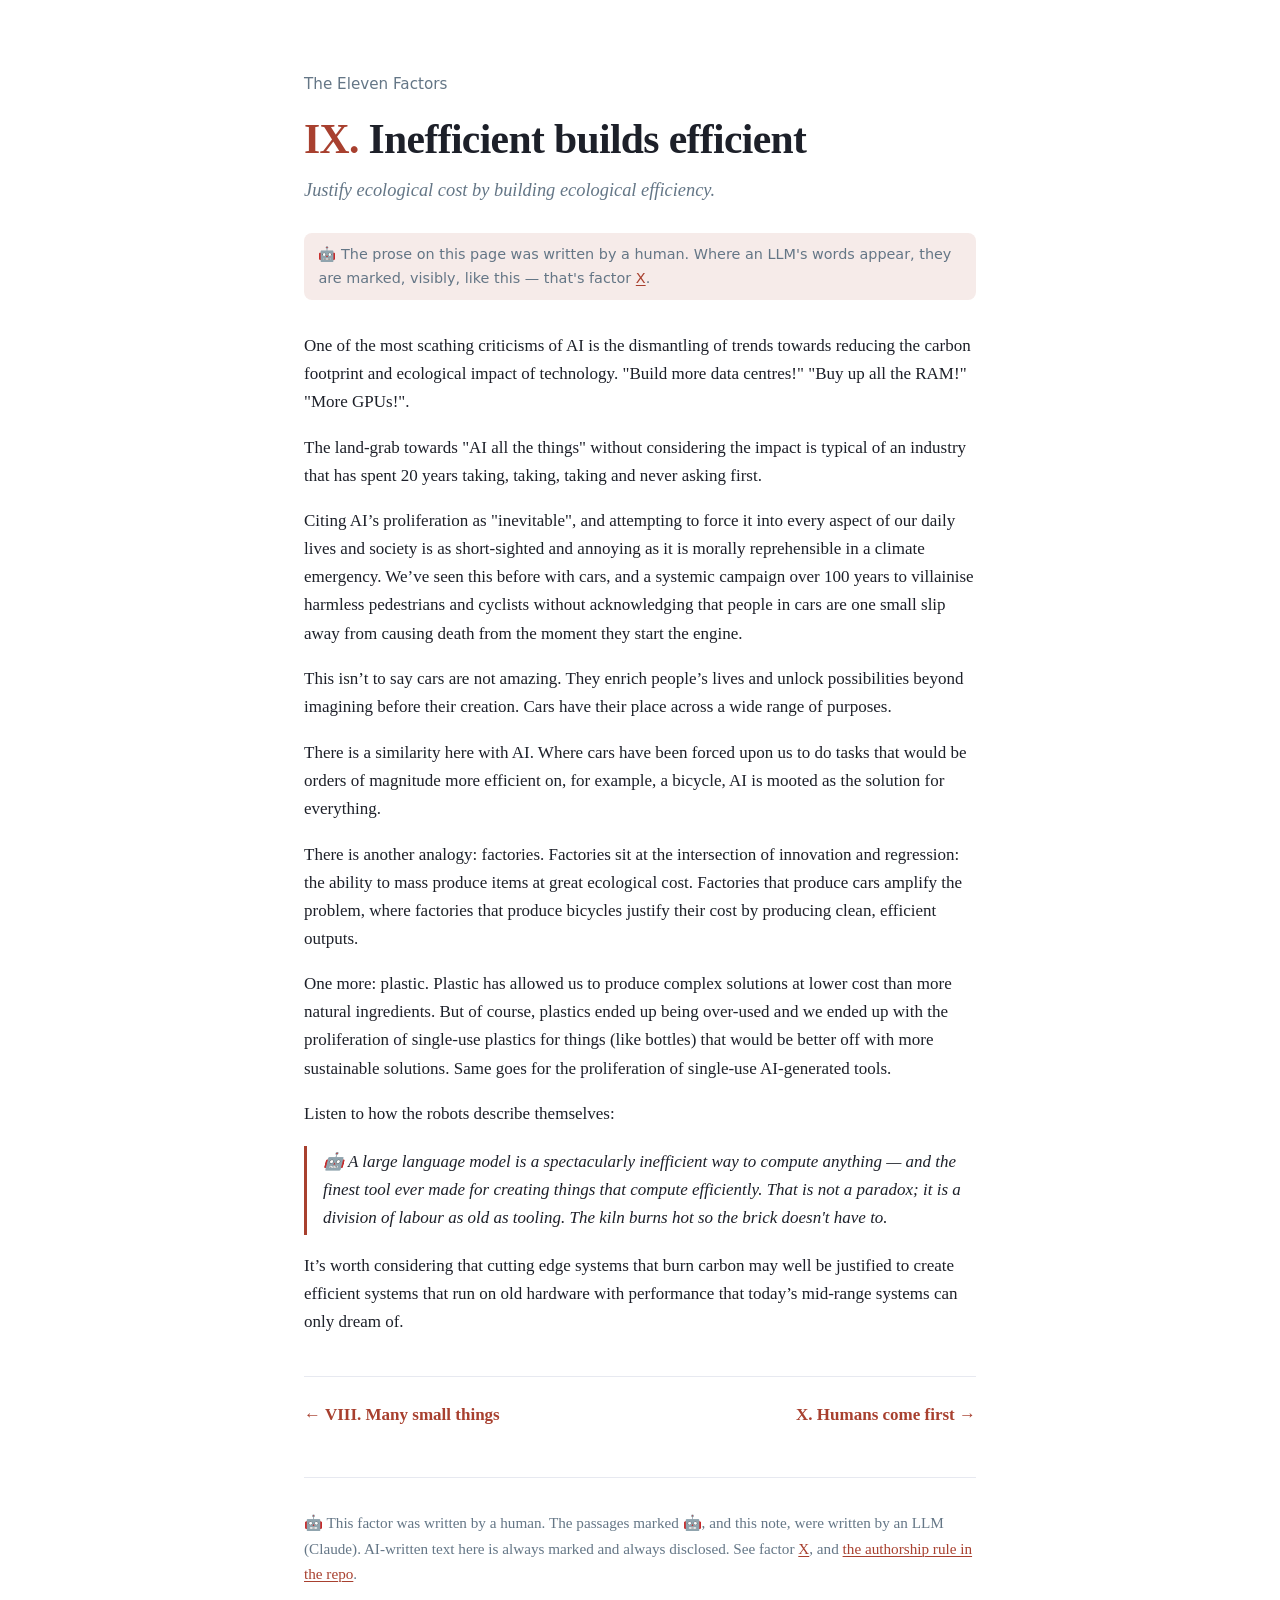
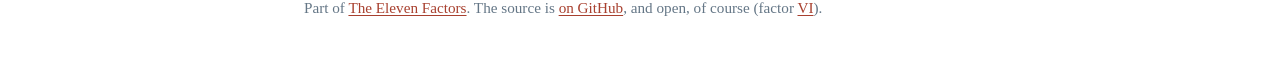
<file: ix/index.html>
<!doctype html>
<html lang="en">
<head>
<meta charset="utf-8">
<meta name="viewport" content="width=device-width, initial-scale=1">
<title>IX. Inefficient builds efficient · The Eleven Factors</title>
<meta name="description" content="Justify ecological cost by building ecological efficiency">
<link rel="icon" href="../favicon.svg" type="image/svg+xml">
<link rel="stylesheet" href="../style.css">
</head>
<body>

<!-- 👨 The prose below was written by a human; only passages carrying a visible 🤖 are LLM-written. -->
<header>
  <p class="back"><a href="../">The Eleven Factors</a></p>
  <h1><span class="numeral">IX.</span> Inefficient builds efficient</h1>
  <p class="epigraph">Justify ecological cost by building ecological efficiency.</p>
  <p class="robot-note">🤖 The prose on this page was written by a human. Where an LLM's words appear, they are marked, visibly, like this — that's factor <a href="../x/">X</a>.</p>
</header>

<main>
<article>
  <p>One of the most scathing criticisms of AI is the dismantling of trends towards reducing the carbon footprint and ecological impact of technology. "Build more data centres!" "Buy up all the RAM!" "More GPUs!".</p>
  <p>The land-grab towards "AI all the things" without considering the impact is typical of an industry that has spent 20 years taking, taking, taking and never asking first.</p>
  <p>Citing AI’s proliferation as "inevitable", and attempting to force it into every aspect of our daily lives and society is as short-sighted and annoying as it is morally reprehensible in a climate emergency. We’ve seen this before with cars, and a systemic campaign over 100 years to villainise harmless pedestrians and cyclists without acknowledging that people in cars are one small slip away from causing death from the moment they start the engine.</p>
  <p>This isn’t to say cars are not amazing. They enrich people’s lives and unlock possibilities beyond imagining before their creation. Cars have their place across a wide range of purposes.</p>
  <p>There is a similarity here with AI. Where cars have been forced upon us to do tasks that would be orders of magnitude more efficient on, for example, a bicycle, AI is mooted as the solution for everything.</p>
  <p>There is another analogy: factories. Factories sit at the intersection of innovation and regression: the ability to mass produce items at great ecological cost. Factories that produce cars amplify the problem, where factories that produce bicycles justify their cost by producing clean, efficient outputs.</p>
  <p>One more: plastic. Plastic has allowed us to produce complex solutions at lower cost than more natural ingredients. But of course, plastics ended up being over-used and we ended up with the proliferation of single-use plastics for things (like bottles) that would be better off with more sustainable solutions. Same goes for the proliferation of single-use AI-generated tools.</p>
  <p>Listen to how the robots describe themselves:</p>
  <blockquote><p>🤖 A large language model is a spectacularly inefficient way to compute anything — and the finest tool ever made for creating things that compute efficiently. That is not a paradox; it is a division of labour as old as tooling. The kiln burns hot so the brick doesn't have to.</p></blockquote>
  <p>It’s worth considering that cutting edge systems that burn carbon may well be justified to create efficient systems that run on old hardware with performance that today’s mid-range systems can only dream of.</p>
</article>

<nav class="pager">
  <a class="prev" rel="prev" href="../viii/">← VIII. Many small things</a>
  <a class="next" rel="next" href="../x/">X. Humans come first →</a>
</nav>
</main>

<footer>
  <p>🤖 This factor was written by a human. The passages marked 🤖, and this note, were written by an LLM (Claude). AI-written text here is always marked and always disclosed. See factor <a href="../x/">X</a>, and <a href="https://github.com/elevenmessenger/11factor">the authorship rule in the repo</a>.</p>
  <p>Part of <a href="../">The Eleven Factors</a>. The source is <a href="https://github.com/elevenmessenger/11factor">on GitHub</a>, and open, of course (factor <a href="../vi/">VI</a>).</p>
</footer>

</body>
</html>
</file>
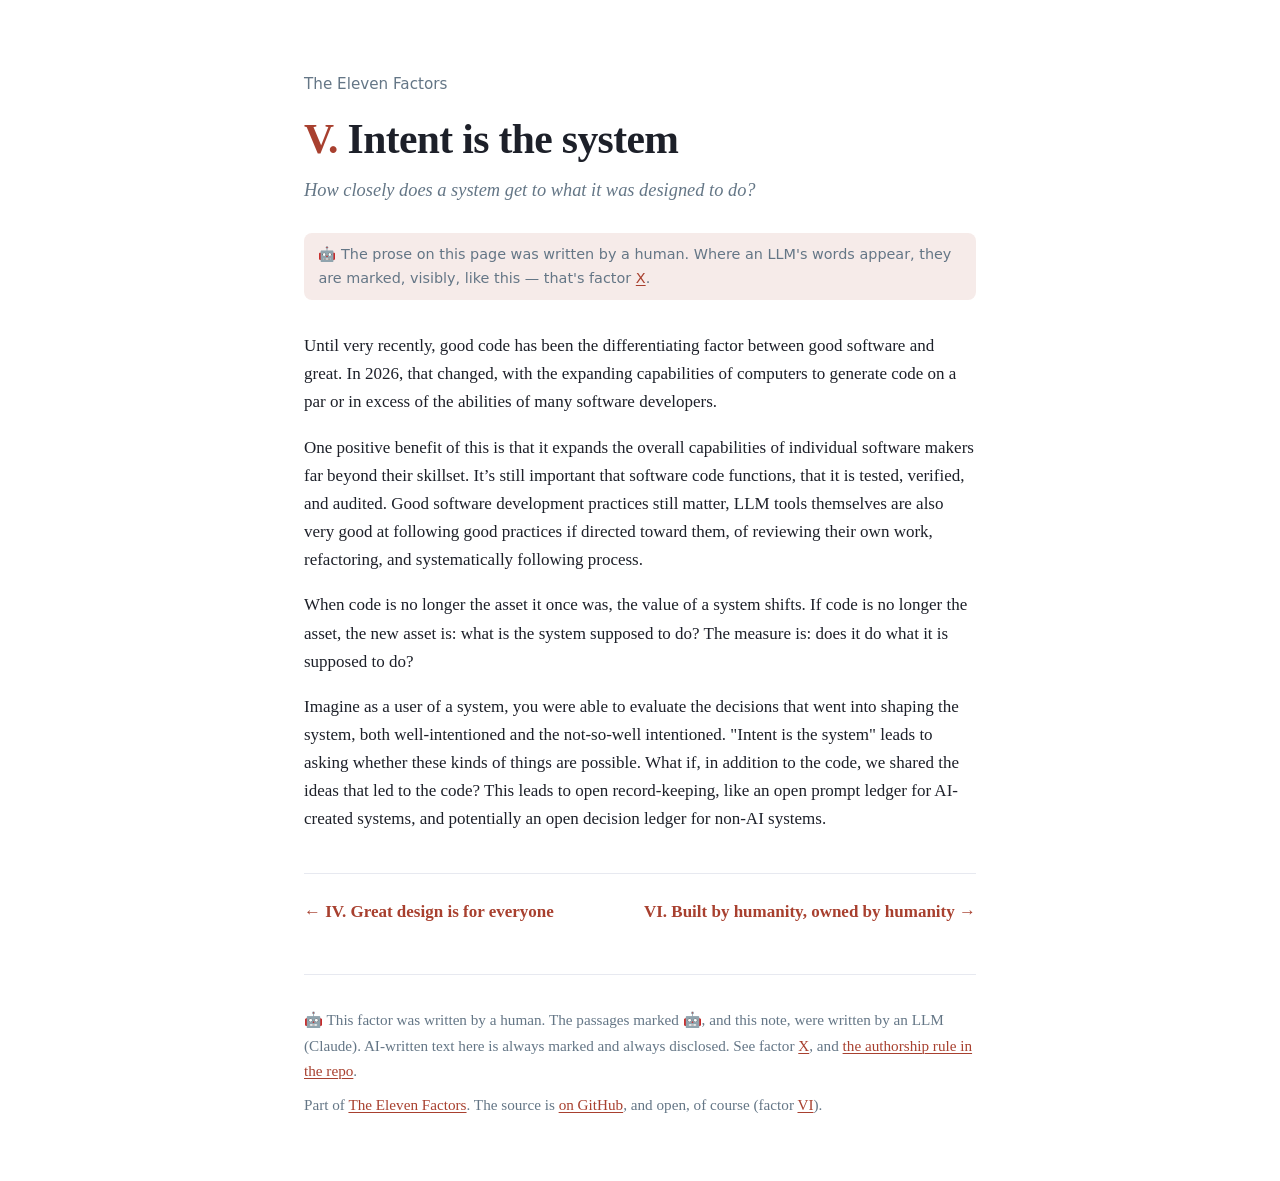
<file: v/index.html>
<!doctype html>
<html lang="en">
<head>
<meta charset="utf-8">
<meta name="viewport" content="width=device-width, initial-scale=1">
<title>V. Intent is the system · The Eleven Factors</title>
<meta name="description" content="How closely does a system get to what it was designed to do?">
<link rel="icon" href="../favicon.svg" type="image/svg+xml">
<link rel="stylesheet" href="../style.css">
</head>
<body>

<!-- 👨 The prose below was written by a human; only passages carrying a visible 🤖 are LLM-written. -->
<header>
  <p class="back"><a href="../">The Eleven Factors</a></p>
  <h1><span class="numeral">V.</span> Intent is the system</h1>
  <p class="epigraph">How closely does a system get to what it was designed to do?</p>
  <p class="robot-note">🤖 The prose on this page was written by a human. Where an LLM's words appear, they are marked, visibly, like this — that's factor <a href="../x/">X</a>.</p>
</header>

<main>
<article>
  <p>Until very recently, good code has been the differentiating factor between good software and great. In 2026, that changed, with the expanding capabilities of computers to generate code on a par or in excess of the abilities of many software developers.</p>
  <p>One positive benefit of this is that it expands the overall capabilities of individual software makers far beyond their skillset. It’s still important that software code functions, that it is tested, verified, and audited. Good software development practices still matter, LLM tools themselves are also very good at following good practices if directed toward them, of reviewing their own work, refactoring, and systematically following process.</p>
  <p>When code is no longer the asset it once was, the value of a system shifts. If code is no longer the asset, the new asset is: what is the system supposed to do? The measure is: does it do what it is supposed to do?</p>
  <p>Imagine as a user of a system, you were able to evaluate the decisions that went into shaping the system, both well-intentioned and the not-so-well intentioned. "Intent is the system" leads to asking whether these kinds of things are possible. What if, in addition to the code, we shared the ideas that led to the code? This leads to open record-keeping, like an open prompt ledger for AI-created systems, and potentially an open decision ledger for non-AI systems.</p>
</article>

<nav class="pager">
  <a class="prev" rel="prev" href="../iv/">← IV. Great design is for everyone</a>
  <a class="next" rel="next" href="../vi/">VI. Built by humanity, owned by humanity →</a>
</nav>
</main>

<footer>
  <p>🤖 This factor was written by a human. The passages marked 🤖, and this note, were written by an LLM (Claude). AI-written text here is always marked and always disclosed. See factor <a href="../x/">X</a>, and <a href="https://github.com/elevenmessenger/11factor">the authorship rule in the repo</a>.</p>
  <p>Part of <a href="../">The Eleven Factors</a>. The source is <a href="https://github.com/elevenmessenger/11factor">on GitHub</a>, and open, of course (factor <a href="../vi/">VI</a>).</p>
</footer>

</body>
</html>
</file>
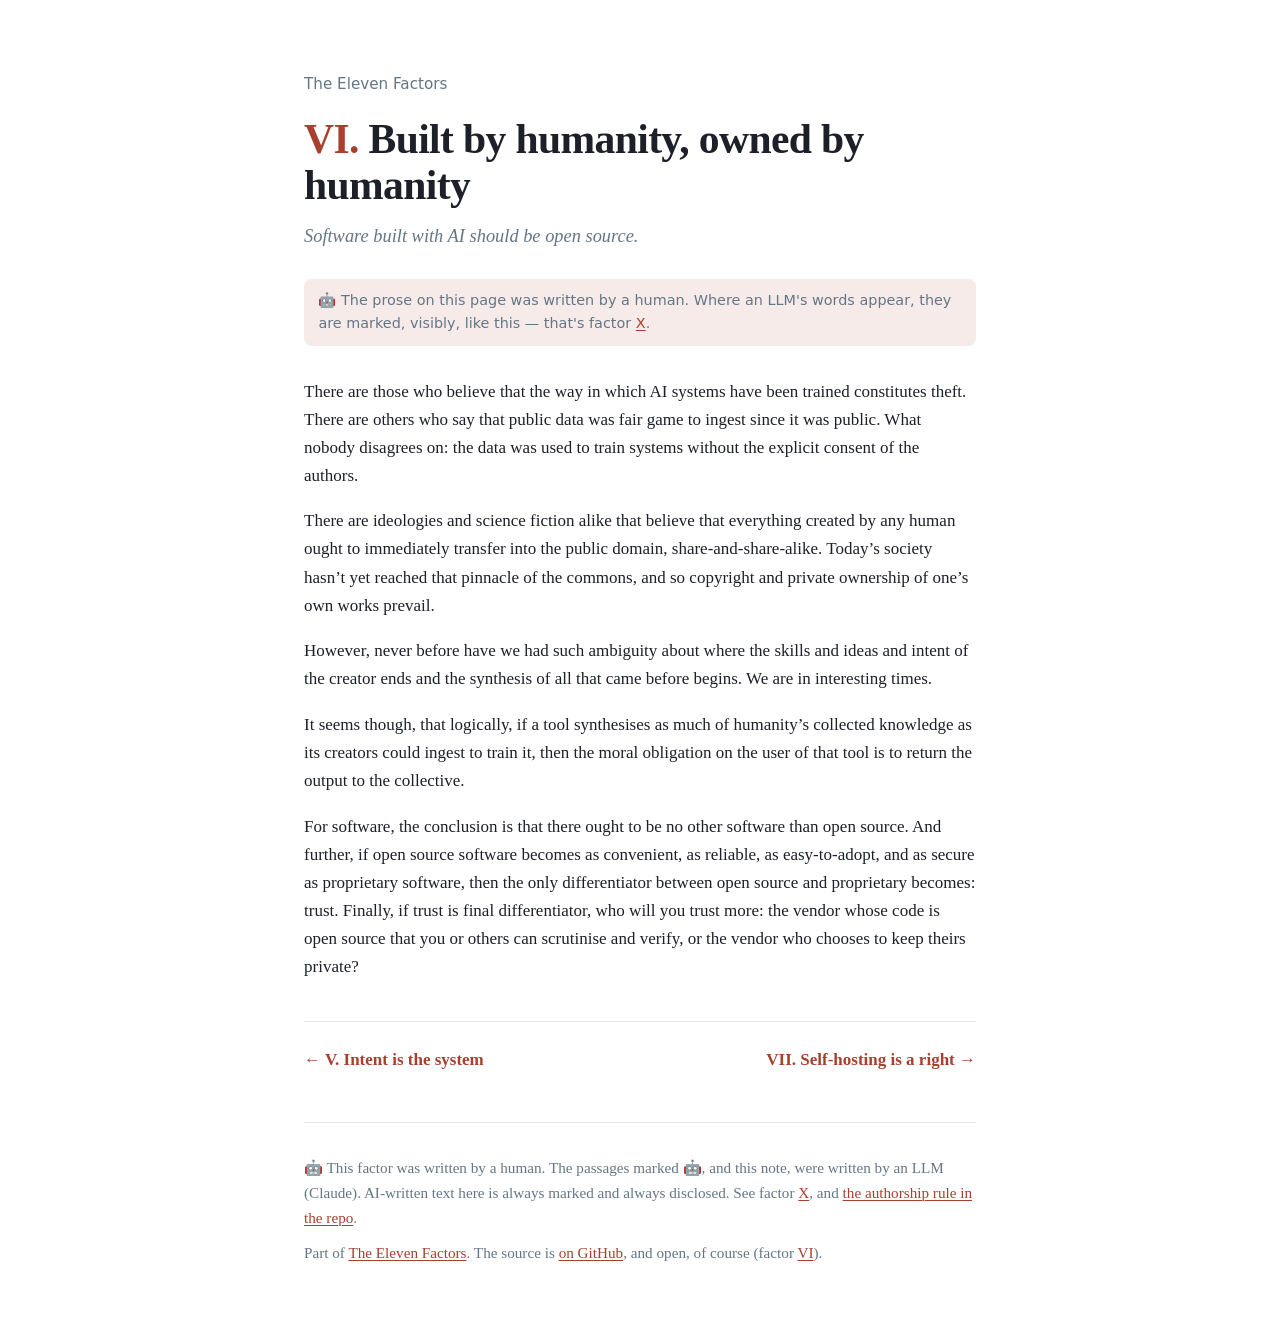
<file: vi/index.html>
<!doctype html>
<html lang="en">
<head>
<meta charset="utf-8">
<meta name="viewport" content="width=device-width, initial-scale=1">
<title>VI. Built by humanity, owned by humanity · The Eleven Factors</title>
<meta name="description" content="Software built with AI should be open source">
<link rel="icon" href="../favicon.svg" type="image/svg+xml">
<link rel="stylesheet" href="../style.css">
</head>
<body>

<!-- 👨 The prose below was written by a human; only passages carrying a visible 🤖 are LLM-written. -->
<header>
  <p class="back"><a href="../">The Eleven Factors</a></p>
  <h1><span class="numeral">VI.</span> Built by humanity, owned by humanity</h1>
  <p class="epigraph">Software built with AI should be open source.</p>
  <p class="robot-note">🤖 The prose on this page was written by a human. Where an LLM's words appear, they are marked, visibly, like this — that's factor <a href="../x/">X</a>.</p>
</header>

<main>
<article>
  <p>There are those who believe that the way in which AI systems have been trained constitutes theft. There are others who say that public data was fair game to ingest since it was public. What nobody disagrees on: the data was used to train systems without the explicit consent of the authors.</p>
  <p>There are ideologies and science fiction alike that believe that everything created by any human ought to immediately transfer into the public domain, share-and-share-alike. Today’s society hasn’t yet reached that pinnacle of the commons, and so copyright and private ownership of one’s own works prevail.</p>
  <p>However, never before have we had such ambiguity about where the skills and ideas and intent of the creator ends and the synthesis of all that came before begins. We are in interesting times.</p>
  <p>It seems though, that logically, if a tool synthesises as much of humanity’s collected knowledge as its creators could ingest to train it, then the moral obligation on the user of that tool is to return the output to the collective.</p>
  <p>For software, the conclusion is that there ought to be no other software than open source. And further, if open source software becomes as convenient, as reliable, as easy-to-adopt, and as secure as proprietary software, then the only differentiator between open source and proprietary becomes: trust. Finally, if trust is final differentiator, who will you trust more: the vendor whose code is open source that you or others can scrutinise and verify, or the vendor who chooses to keep theirs private?</p>
</article>

<nav class="pager">
  <a class="prev" rel="prev" href="../v/">← V. Intent is the system</a>
  <a class="next" rel="next" href="../vii/">VII. Self-hosting is a right →</a>
</nav>
</main>

<footer>
  <p>🤖 This factor was written by a human. The passages marked 🤖, and this note, were written by an LLM (Claude). AI-written text here is always marked and always disclosed. See factor <a href="../x/">X</a>, and <a href="https://github.com/elevenmessenger/11factor">the authorship rule in the repo</a>.</p>
  <p>Part of <a href="../">The Eleven Factors</a>. The source is <a href="https://github.com/elevenmessenger/11factor">on GitHub</a>, and open, of course (factor <a href="../vi/">VI</a>).</p>
</footer>

</body>
</html>
</file>
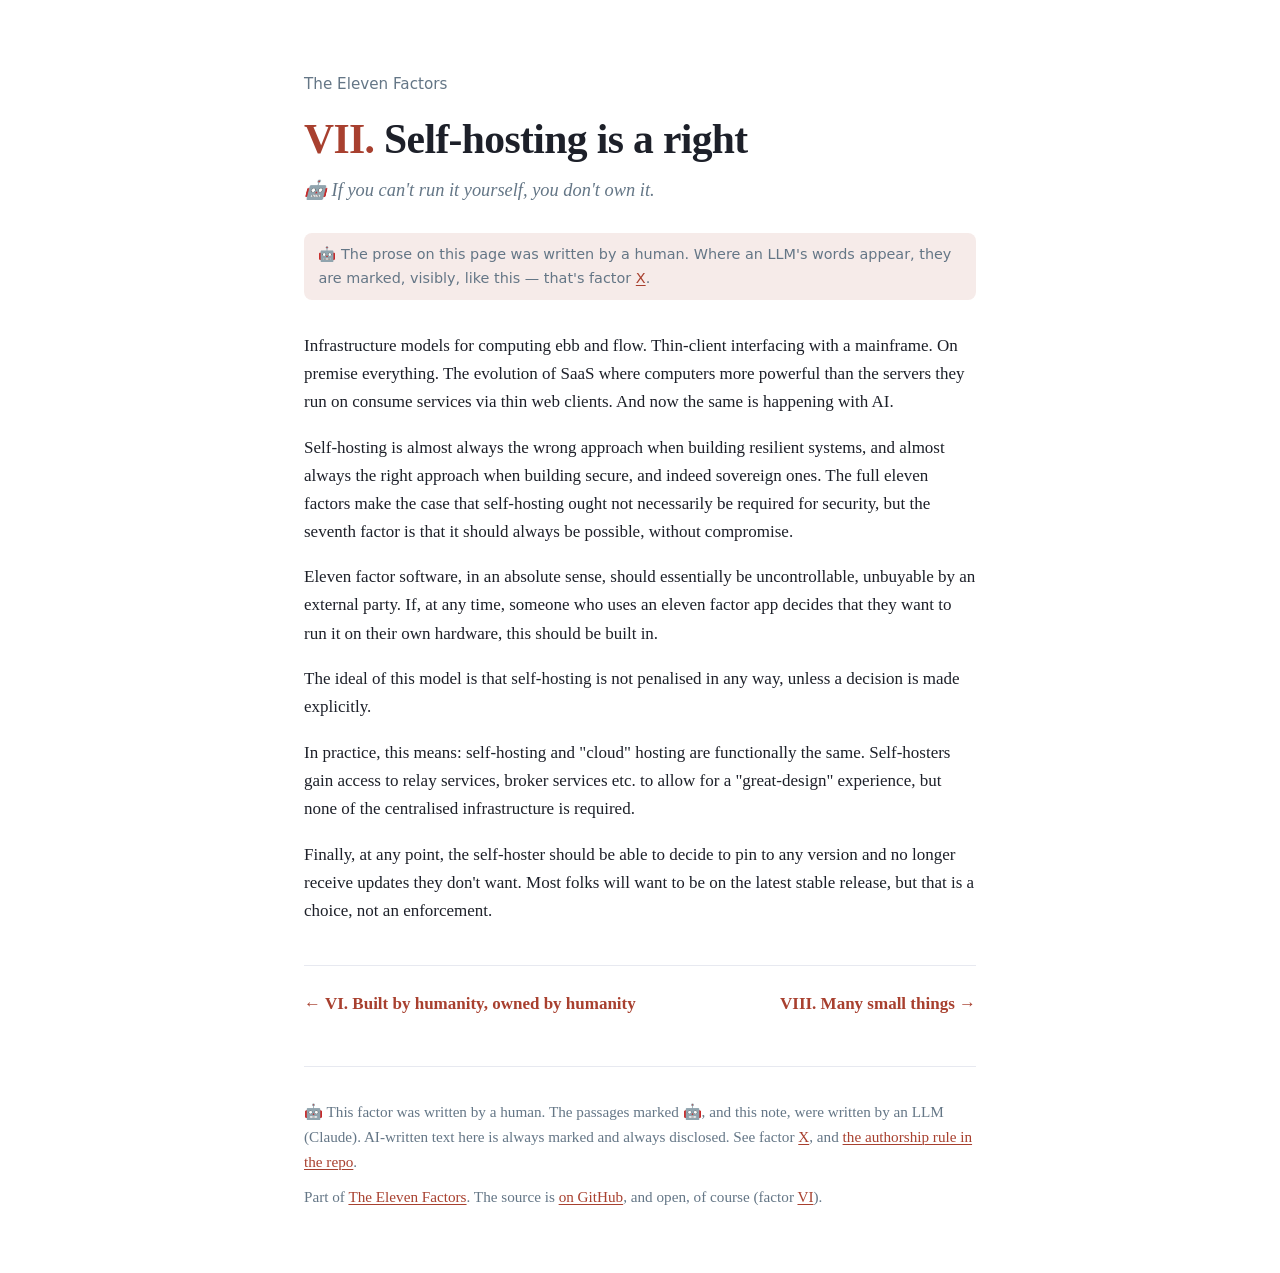
<file: vii/index.html>
<!doctype html>
<html lang="en">
<head>
<meta charset="utf-8">
<meta name="viewport" content="width=device-width, initial-scale=1">
<title>VII. Self-hosting is a right · The Eleven Factors</title>
<meta name="description" content="If you can't run it yourself, you don't own it">
<link rel="icon" href="../favicon.svg" type="image/svg+xml">
<link rel="stylesheet" href="../style.css">
</head>
<body>

<!-- 👨 The prose below was written by a human; only passages carrying a visible 🤖 are LLM-written. -->
<header>
  <p class="back"><a href="../">The Eleven Factors</a></p>
  <h1><span class="numeral">VII.</span> Self-hosting is a right</h1>
  <p class="epigraph">🤖 If you can't run it yourself, you don't own it.</p>
  <p class="robot-note">🤖 The prose on this page was written by a human. Where an LLM's words appear, they are marked, visibly, like this — that's factor <a href="../x/">X</a>.</p>
</header>

<main>
<article>
  <p>Infrastructure models for computing ebb and flow. Thin-client interfacing with a mainframe. On premise everything. The evolution of SaaS where computers more powerful than the servers they run on consume services via thin web clients. And now the same is happening with AI.</p>
  <p>Self-hosting is almost always the wrong approach when building resilient systems, and almost always the right approach when building secure, and indeed sovereign ones. The full eleven factors make the case that self-hosting ought not necessarily be required for security, but the seventh factor is that it should always be possible, without compromise.</p>
  <p>Eleven factor software, in an absolute sense, should essentially be uncontrollable, unbuyable by an external party. If, at any time, someone who uses an eleven factor app decides that they want to run it on their own hardware, this should be built in.</p>
  <p>The ideal of this model is that self-hosting is not penalised in any way, unless a decision is made explicitly.</p>
  <p>In practice, this means: self-hosting and "cloud" hosting are functionally the same. Self-hosters gain access to relay services, broker services etc. to allow for a "great-design" experience, but none of the centralised infrastructure is required.</p>
  <p>Finally, at any point, the self-hoster should be able to decide to pin to any version and no longer receive updates they don't want. Most folks will want to be on the latest stable release, but that is a choice, not an enforcement.</p>
</article>

<nav class="pager">
  <a class="prev" rel="prev" href="../vi/">← VI. Built by humanity, owned by humanity</a>
  <a class="next" rel="next" href="../viii/">VIII. Many small things →</a>
</nav>
</main>

<footer>
  <p>🤖 This factor was written by a human. The passages marked 🤖, and this note, were written by an LLM (Claude). AI-written text here is always marked and always disclosed. See factor <a href="../x/">X</a>, and <a href="https://github.com/elevenmessenger/11factor">the authorship rule in the repo</a>.</p>
  <p>Part of <a href="../">The Eleven Factors</a>. The source is <a href="https://github.com/elevenmessenger/11factor">on GitHub</a>, and open, of course (factor <a href="../vi/">VI</a>).</p>
</footer>

</body>
</html>
</file>
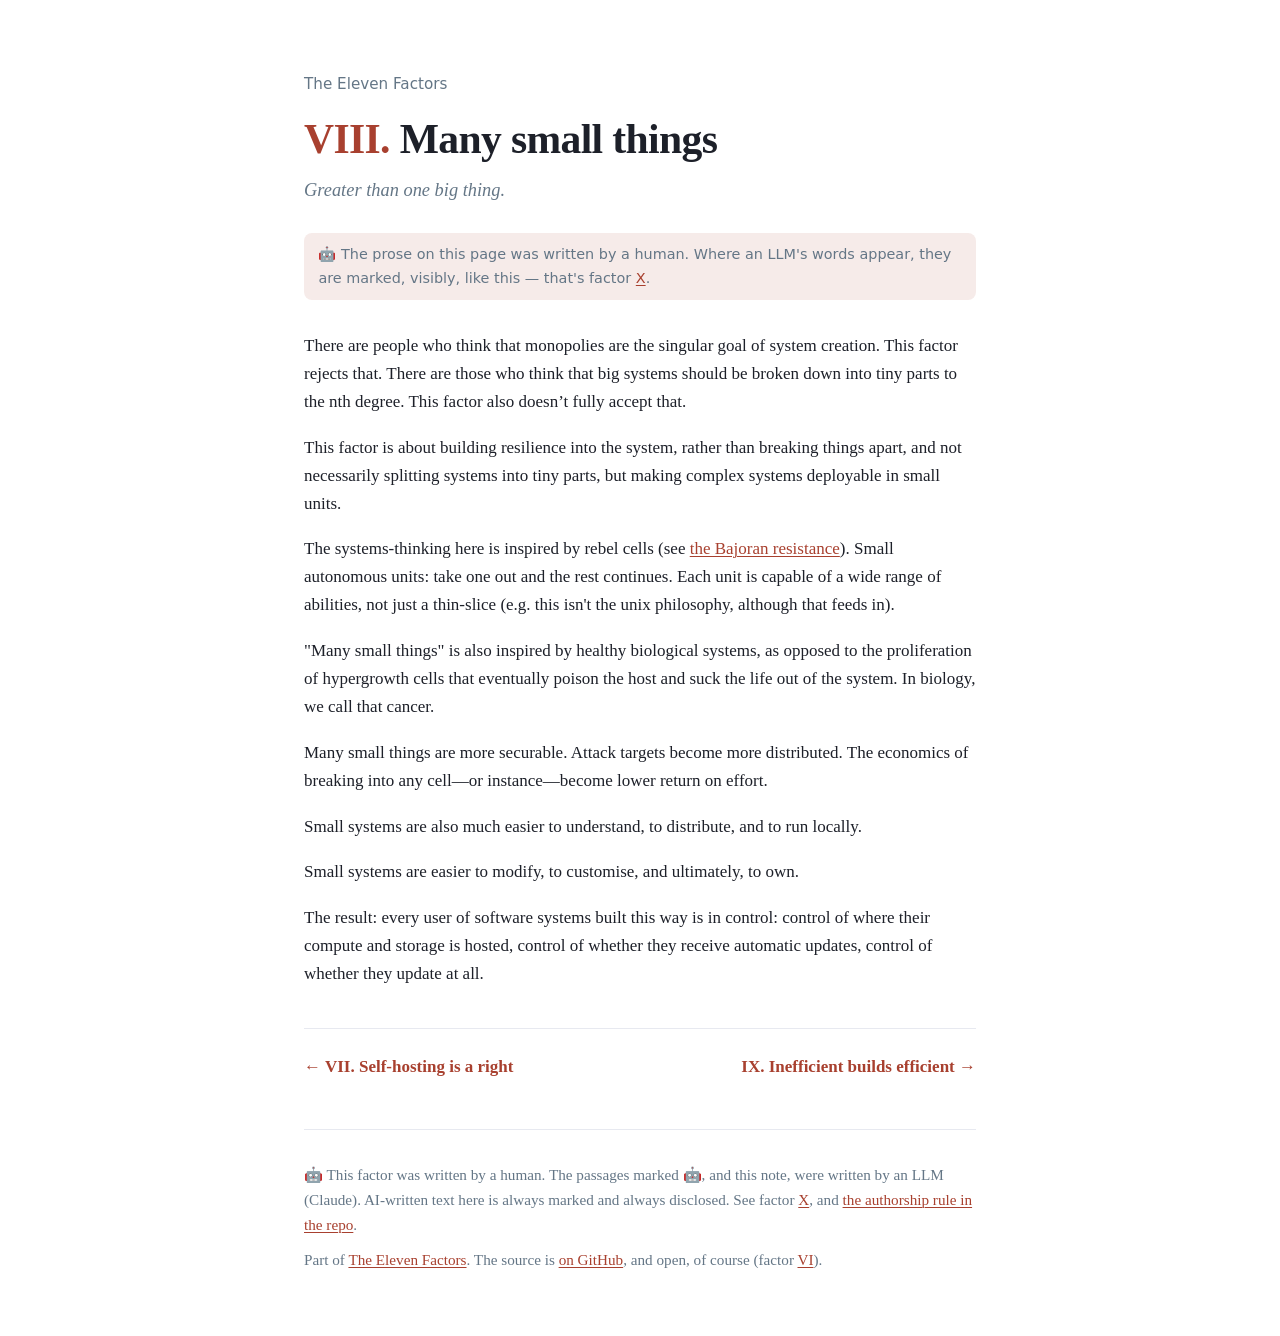
<file: viii/index.html>
<!doctype html>
<html lang="en">
<head>
<meta charset="utf-8">
<meta name="viewport" content="width=device-width, initial-scale=1">
<title>VIII. Many small things · The Eleven Factors</title>
<meta name="description" content="Greater than one big thing">
<link rel="icon" href="../favicon.svg" type="image/svg+xml">
<link rel="stylesheet" href="../style.css">
</head>
<body>

<!-- 👨 The prose below was written by a human; only passages carrying a visible 🤖 are LLM-written. -->
<header>
  <p class="back"><a href="../">The Eleven Factors</a></p>
  <h1><span class="numeral">VIII.</span> Many small things</h1>
  <p class="epigraph">Greater than one big thing.</p>
  <p class="robot-note">🤖 The prose on this page was written by a human. Where an LLM's words appear, they are marked, visibly, like this — that's factor <a href="../x/">X</a>.</p>
</header>

<main>
<article>
  <p>There are people who think that monopolies are the singular goal of system creation. This factor rejects that. There are those who think that big systems should be broken down into tiny parts to the nth degree. This factor also doesn’t fully accept that.</p>
  <p>This factor is about building resilience into the system, rather than breaking things apart, and not necessarily splitting systems into tiny parts, but making complex systems deployable in small units.</p>
  <p>The systems-thinking here is inspired by rebel cells (see <a href="https://memory-alpha.fandom.com/wiki/Bajoran_Resistance">the Bajoran resistance</a>). Small autonomous units: take one out and the rest continues. Each unit is capable of a wide range of abilities, not just a thin-slice (e.g. this isn't the unix philosophy, although that feeds in).</p>
  <p>"Many small things" is also inspired by healthy biological systems, as opposed to the proliferation of hypergrowth cells that eventually poison the host and suck the life out of the system. In biology, we call that cancer.</p>
  <p>Many small things are more securable. Attack targets become more distributed. The economics of breaking into any cell—or instance—become lower return on effort.</p>
  <p>Small systems are also much easier to understand, to distribute, and to run locally.</p>
  <p>Small systems are easier to modify, to customise, and ultimately, to own.</p>
  <p>The result: every user of software systems built this way is in control: control of where their compute and storage is hosted, control of whether they receive automatic updates, control of whether they update at all.</p>
</article>

<nav class="pager">
  <a class="prev" rel="prev" href="../vii/">← VII. Self-hosting is a right</a>
  <a class="next" rel="next" href="../ix/">IX. Inefficient builds efficient →</a>
</nav>
</main>

<footer>
  <p>🤖 This factor was written by a human. The passages marked 🤖, and this note, were written by an LLM (Claude). AI-written text here is always marked and always disclosed. See factor <a href="../x/">X</a>, and <a href="https://github.com/elevenmessenger/11factor">the authorship rule in the repo</a>.</p>
  <p>Part of <a href="../">The Eleven Factors</a>. The source is <a href="https://github.com/elevenmessenger/11factor">on GitHub</a>, and open, of course (factor <a href="../vi/">VI</a>).</p>
</footer>

</body>
</html>
</file>
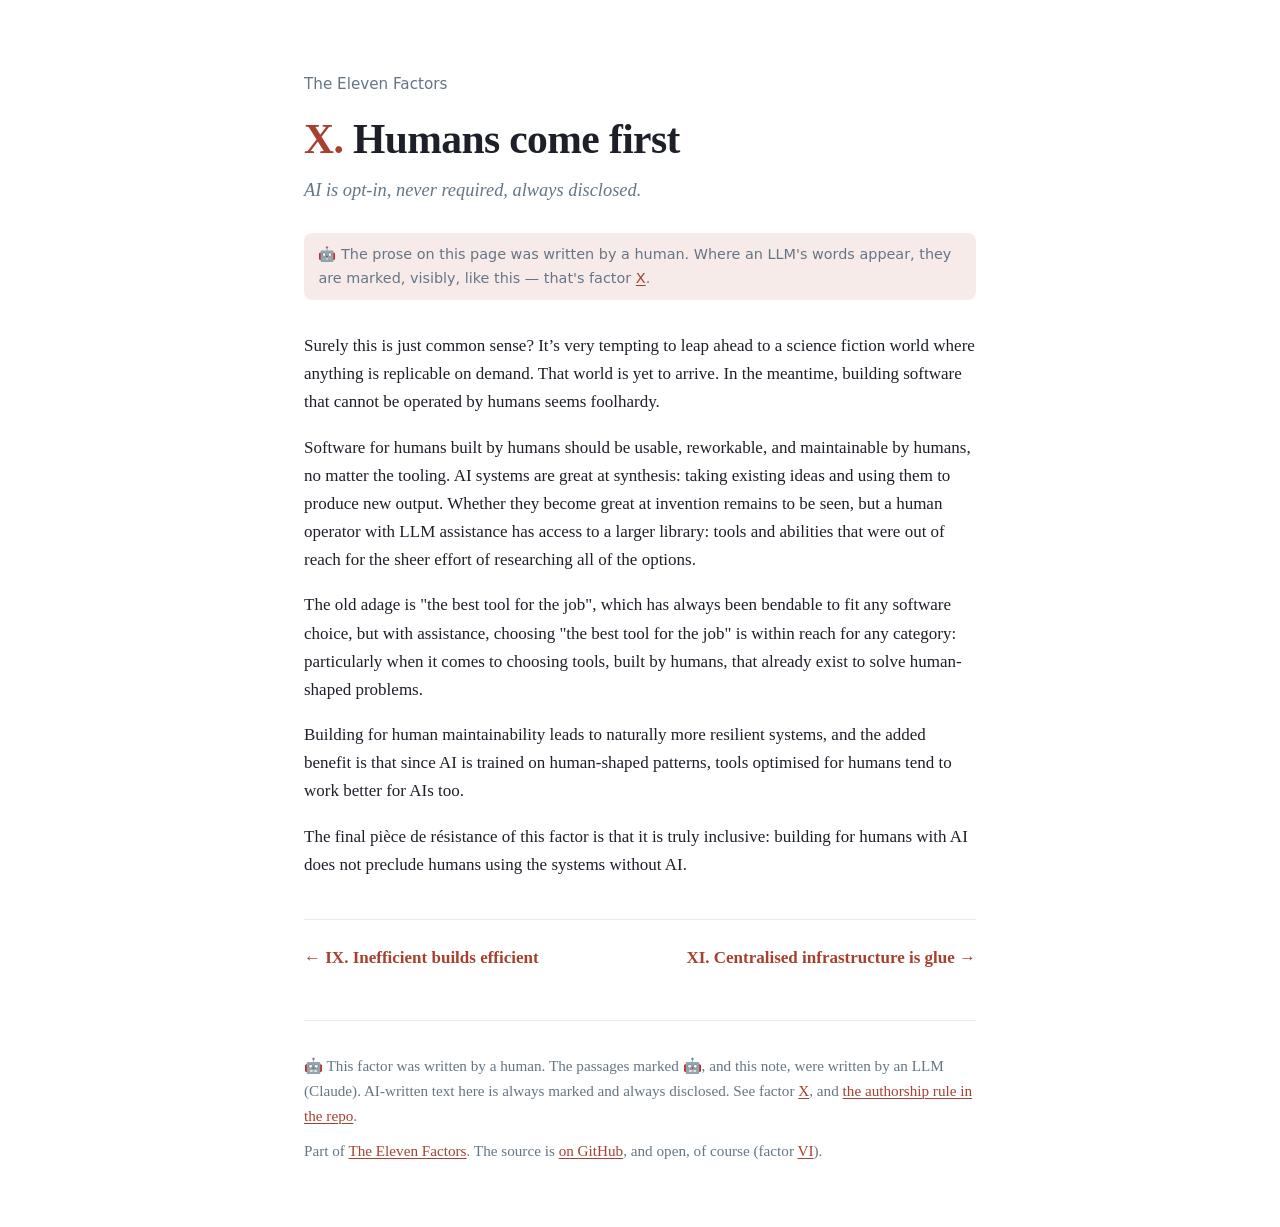
<file: x/index.html>
<!doctype html>
<html lang="en">
<head>
<meta charset="utf-8">
<meta name="viewport" content="width=device-width, initial-scale=1">
<title>X. Humans come first · The Eleven Factors</title>
<meta name="description" content="AI is opt-in, never required, always disclosed">
<link rel="icon" href="../favicon.svg" type="image/svg+xml">
<link rel="stylesheet" href="../style.css">
</head>
<body>

<!-- 👨 The prose below was written by a human; only passages carrying a visible 🤖 are LLM-written. -->
<header>
  <p class="back"><a href="../">The Eleven Factors</a></p>
  <h1><span class="numeral">X.</span> Humans come first</h1>
  <p class="epigraph">AI is opt-in, never required, always disclosed.</p>
  <p class="robot-note">🤖 The prose on this page was written by a human. Where an LLM's words appear, they are marked, visibly, like this — that's factor <a href="../x/">X</a>.</p>
</header>

<main>
<article>
  <p>Surely this is just common sense? It’s very tempting to leap ahead to a science fiction world where anything is replicable on demand. That world is yet to arrive. In the meantime, building software that cannot be operated by humans seems foolhardy.</p>
  <p>Software for humans built by humans should be usable, reworkable, and maintainable by humans, no matter the tooling. AI systems are great at synthesis: taking existing ideas and using them to produce new output. Whether they become great at invention remains to be seen, but a human operator with LLM assistance has access to a larger library: tools and abilities that were out of reach for the sheer effort of researching all of the options.</p>
  <p>The old adage is "the best tool for the job", which has always been bendable to fit any software choice, but with assistance, choosing "the best tool for the job" is within reach for any category: particularly when it comes to choosing tools, built by humans, that already exist to solve human-shaped problems.</p>
  <p>Building for human maintainability leads to naturally more resilient systems, and the added benefit is that since AI is trained on human-shaped patterns, tools optimised for humans tend to work better for AIs too.</p>
  <p>The final pièce de résistance of this factor is that it is truly inclusive: building for humans with AI does not preclude humans using the systems without AI.</p>
</article>

<nav class="pager">
  <a class="prev" rel="prev" href="../ix/">← IX. Inefficient builds efficient</a>
  <a class="next" rel="next" href="../xi/">XI. Centralised infrastructure is glue →</a>
</nav>
</main>

<footer>
  <p>🤖 This factor was written by a human. The passages marked 🤖, and this note, were written by an LLM (Claude). AI-written text here is always marked and always disclosed. See factor <a href="../x/">X</a>, and <a href="https://github.com/elevenmessenger/11factor">the authorship rule in the repo</a>.</p>
  <p>Part of <a href="../">The Eleven Factors</a>. The source is <a href="https://github.com/elevenmessenger/11factor">on GitHub</a>, and open, of course (factor <a href="../vi/">VI</a>).</p>
</footer>

</body>
</html>
</file>
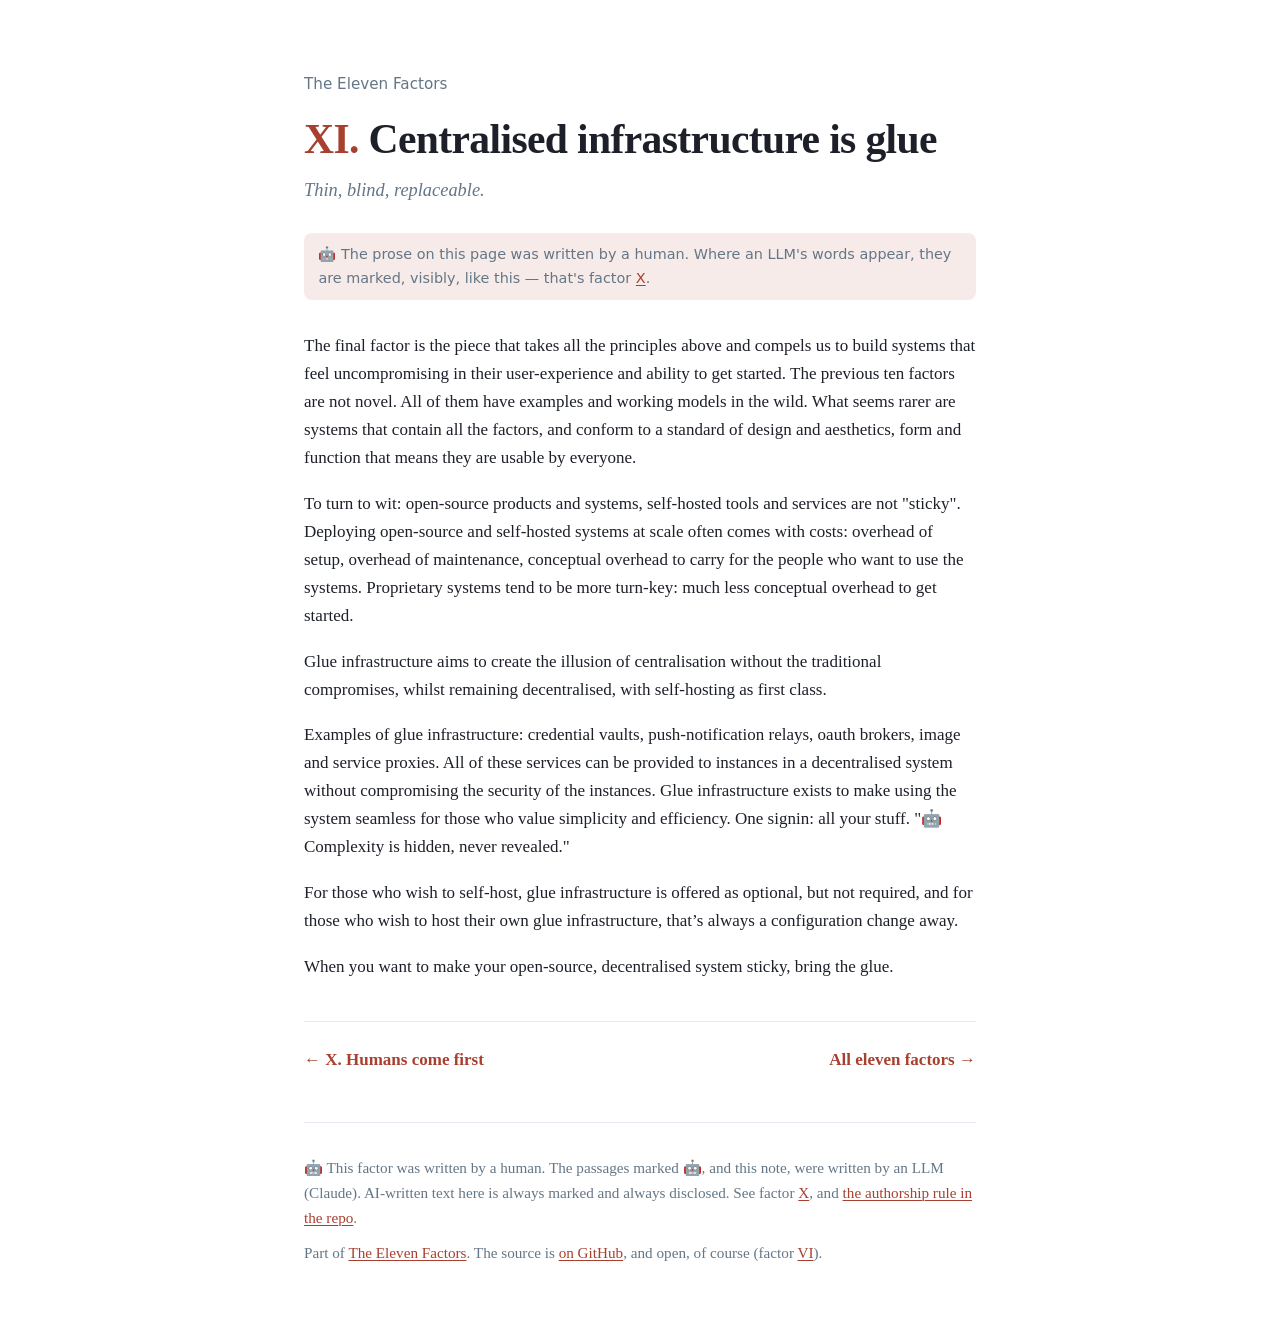
<file: xi/index.html>
<!doctype html>
<html lang="en">
<head>
<meta charset="utf-8">
<meta name="viewport" content="width=device-width, initial-scale=1">
<title>XI. Centralised infrastructure is glue · The Eleven Factors</title>
<meta name="description" content="Thin, blind, replaceable">
<link rel="icon" href="../favicon.svg" type="image/svg+xml">
<link rel="stylesheet" href="../style.css">
</head>
<body>

<!-- 👨 The prose below was written by a human; only passages carrying a visible 🤖 are LLM-written. -->
<header>
  <p class="back"><a href="../">The Eleven Factors</a></p>
  <h1><span class="numeral">XI.</span> Centralised infrastructure is glue</h1>
  <p class="epigraph">Thin, blind, replaceable.</p>
  <p class="robot-note">🤖 The prose on this page was written by a human. Where an LLM's words appear, they are marked, visibly, like this — that's factor <a href="../x/">X</a>.</p>
</header>

<main>
<article>
  <p>The final factor is the piece that takes all the principles above and compels us to build systems that feel uncompromising in their user-experience and ability to get started. The previous ten factors are not novel. All of them have examples and working models in the wild. What seems rarer are systems that contain all the factors, and conform to a standard of design and aesthetics, form and function that means they are usable by everyone.</p>
  <p>To turn to wit: open-source products and systems, self-hosted tools and services are not "sticky". Deploying open-source and self-hosted systems at scale often comes with costs: overhead of setup, overhead of maintenance, conceptual overhead to carry for the people who want to use the systems. Proprietary systems tend to be more turn-key: much less conceptual overhead to get started.</p>
  <p>Glue infrastructure aims to create the illusion of centralisation without the traditional compromises, whilst remaining decentralised, with self-hosting as first class.</p>
  <p>Examples of glue infrastructure: credential vaults, push-notification relays, oauth brokers, image and service proxies. All of these services can be provided to instances in a decentralised system without compromising the security of the instances. Glue infrastructure exists to make using the system seamless for those who value simplicity and efficiency. One signin: all your stuff. "🤖 Complexity is hidden, never revealed."</p>
  <p>For those who wish to self-host, glue infrastructure is offered as optional, but not required, and for those who wish to host their own glue infrastructure, that’s always a configuration change away.</p>
  <p>When you want to make your open-source, decentralised system sticky, bring the glue.</p>
</article>

<nav class="pager">
  <a class="prev" rel="prev" href="../x/">← X. Humans come first</a>
  <a class="next" href="../#contents">All eleven factors →</a>
</nav>
</main>

<footer>
  <p>🤖 This factor was written by a human. The passages marked 🤖, and this note, were written by an LLM (Claude). AI-written text here is always marked and always disclosed. See factor <a href="../x/">X</a>, and <a href="https://github.com/elevenmessenger/11factor">the authorship rule in the repo</a>.</p>
  <p>Part of <a href="../">The Eleven Factors</a>. The source is <a href="https://github.com/elevenmessenger/11factor">on GitHub</a>, and open, of course (factor <a href="../vi/">VI</a>).</p>
</footer>

</body>
</html>
</file>
<file: style.css>
:root {
  --bg: #ffffff;
  --ink: #1d2029;
  --muted: #647686;
  --accent: #a8402f;
  --accent-soft: rgba(168, 64, 47, 0.1);
  --rule: #e7e9f0;
  --max: 42rem;
}
@media (prefers-color-scheme: dark) {
  :root {
    --bg: #14151c;
    --ink: #eef0f6;
    --muted: #93a8ba;
    --accent: #e08a6d;
    --accent-soft: rgba(224, 138, 109, 0.13);
    --rule: #2a2e38;
  }
}
* { margin: 0; padding: 0; box-sizing: border-box; }
body {
  background: var(--bg);
  color: var(--ink);
  font: 400 1.0625rem/1.65 Charter, Georgia, "Times New Roman", serif;
  -webkit-font-smoothing: antialiased;
  padding: 0 1.25rem;
}
header, main, footer { max-width: var(--max); margin: 0 auto; }
header { padding: 4.5rem 0 1rem; }
h1 {
  font-size: 2.6rem; line-height: 1.1; letter-spacing: -0.015em;
  margin: 0 0 0.75rem; font-weight: 700;
}
.tagline { font-size: 1.2rem; color: var(--muted); font-style: italic; }
.robot-note {
  margin: 1.75rem 0 0; padding: 0.6rem 0.9rem;
  background: var(--accent-soft); border-radius: 0.5rem;
  font-size: 0.9rem; color: var(--muted);
  font-family: ui-sans-serif, system-ui, -apple-system, sans-serif;
}
.robot-note a { color: var(--accent); }
main { padding: 1rem 0 3rem; }
section { padding: 2.25rem 0; }
section + section { border-top: 1px solid var(--rule); }
h2 {
  font-size: 1.55rem; line-height: 1.25; font-weight: 700;
  letter-spacing: -0.01em; margin-bottom: 0.4rem;
}
h2 .numeral { color: var(--accent); font-variant-numeric: lining-nums; }
h2 a { color: inherit; text-decoration: none; }
h2 a:hover { color: var(--accent); }
.epigraph {
  font-size: 1.15rem; font-style: italic; color: var(--muted);
  margin-bottom: 1.1rem;
}
p { margin: 0 0 1.1rem; }
p:last-child { margin-bottom: 0; }
blockquote {
  margin: 0 0 1.1rem; padding: 0.15rem 0 0.15rem 1rem;
  border-left: 3px solid var(--accent); font-style: italic;
}
blockquote p { margin-bottom: 0.6rem; }
blockquote p:last-child { margin-bottom: 0; }
a { color: var(--accent); text-decoration-thickness: 1px; text-underline-offset: 2px; }
strong { font-weight: 700; }
ol.toc {
  list-style: none; counter-reset: factor; margin: 1.25rem 0 0;
}
ol.toc li {
  counter-increment: factor;
  border-top: 1px solid var(--rule);
  padding: 0.7rem 0;
}
ol.toc li:last-child { border-bottom: 1px solid var(--rule); }
ol.toc li:target { background: var(--accent-soft); }
ol.toc a {
  display: flex; align-items: baseline; gap: 1rem;
  text-decoration: none; color: inherit;
}
ol.toc a:hover .t { color: var(--accent); }
ol.toc .n {
  color: var(--accent); font-weight: 700; min-width: 2.4rem;
  font-variant-numeric: lining-nums;
}
ol.toc .t { font-weight: 700; }
ol.toc .s { color: var(--muted); font-size: 0.95rem; margin-left: auto; text-align: right; display: none; }
@media (min-width: 40rem) { ol.toc .s { display: block; } }
.back {
  font-size: 0.95rem; margin-bottom: 1.25rem;
  font-family: ui-sans-serif, system-ui, -apple-system, sans-serif;
}
.back a { color: var(--muted); text-decoration: none; }
.back a:hover { color: var(--accent); }
h1 .numeral { color: var(--accent); font-variant-numeric: lining-nums; }
header .epigraph { margin-bottom: 0; }
nav.pager {
  display: flex; flex-wrap: wrap; justify-content: space-between; gap: 1rem;
  margin-top: 2.5rem; padding-top: 1.5rem; border-top: 1px solid var(--rule);
}
nav.pager a { font-weight: 700; text-decoration: none; }
nav.pager a:hover { text-decoration: underline; }
nav.pager .next { margin-left: auto; text-align: right; }
footer {
  border-top: 1px solid var(--rule);
  padding: 2rem 0 4rem;
  color: var(--muted); font-size: 0.95rem;
}
footer p { margin-bottom: 0.6rem; }
</file>
